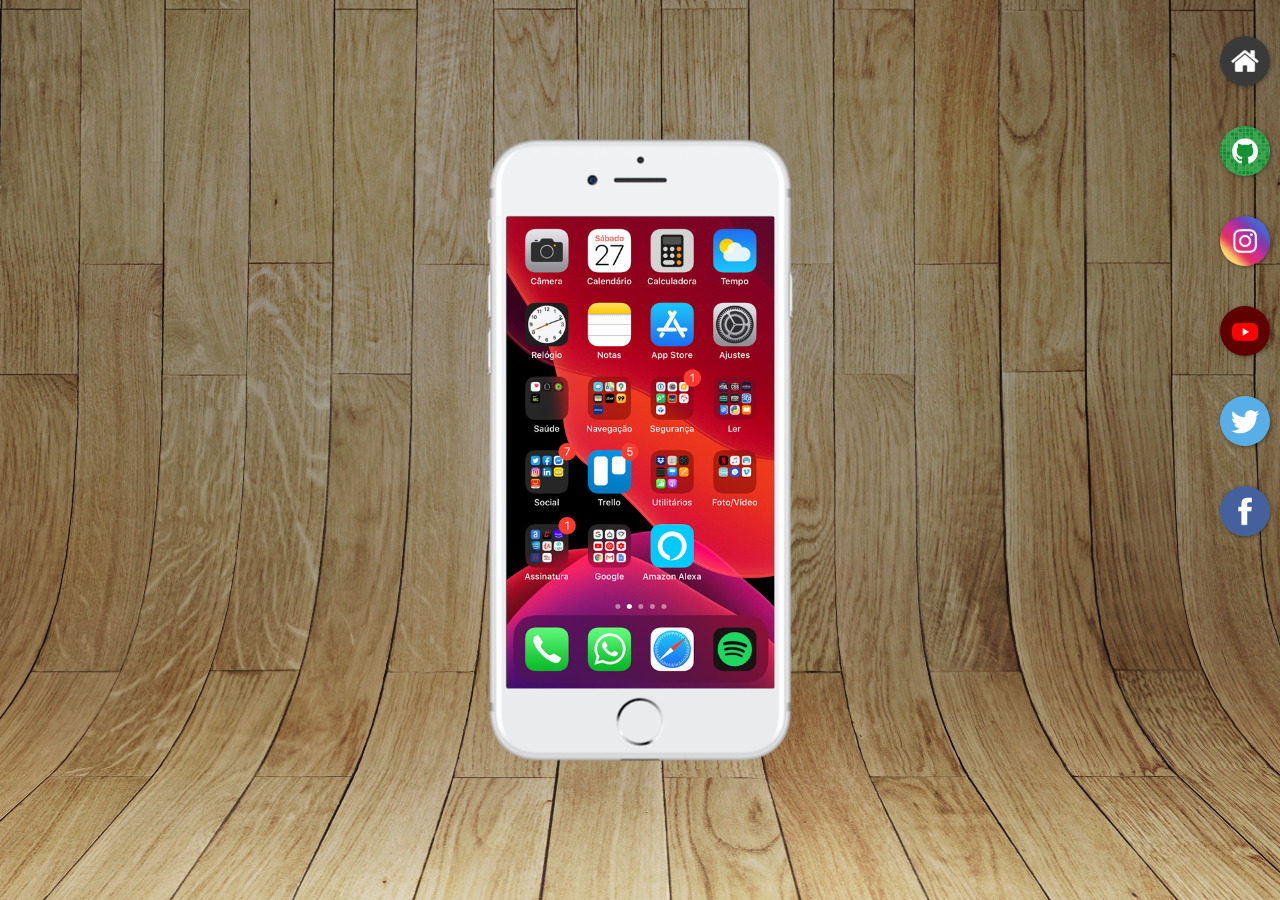
<file: index.html>
<!DOCTYPE html>
<html lang="pt-br">
<head>
    <meta charset="UTF-8">
    <meta name="viewport" content="width=device-width, initial-scale=1.0">
    <link rel="shortcut icon" href="imagens/favicon.ico" type="image/x-icon">
    <link rel="stylesheet" href="estilos/style.css">
    <title>projeto redes sociais</title>
</head>
<body>
    <main>
        <section id="phone">
            <iframe src="telas/home.html" id="screen" name="quadro" ></iframe>
        </section>
        <section id="social">
            <a href="telas/home.html" target="quadro"> 
                <img src="imagens/logo-home.jpg" alt="logo homescreen" class="logo">
            </a>
            <a href="telas/github.html" target="quadro">
                <img src="imagens/logo-github.jpg" alt="logo github" class="logo">
            </a>
            <a href="telas/instagram.html" target="quadro">
                <img src="imagens/logo-instagram.jpg" alt="logo instagram" class="logo">
            </a>
            <a href="telas/youtube.html" target="quadro">
                <img src="imagens/logo-youtube.jpg" alt=" logo youtube" class="logo">
            </a>
            <a href="telas/twitter.html" target="quadro">
                <img src="imagens/logo-twitter.jpg" alt="logo twitter" class="logo">
            </a>
            <a href="telas/Facebook.html" target="quadro"> 
                <img src="imagens/logo-facebook.jpg" alt="" class="logo">
            </a>                  
        </section>
    </main>
</body>
</html>
</file>
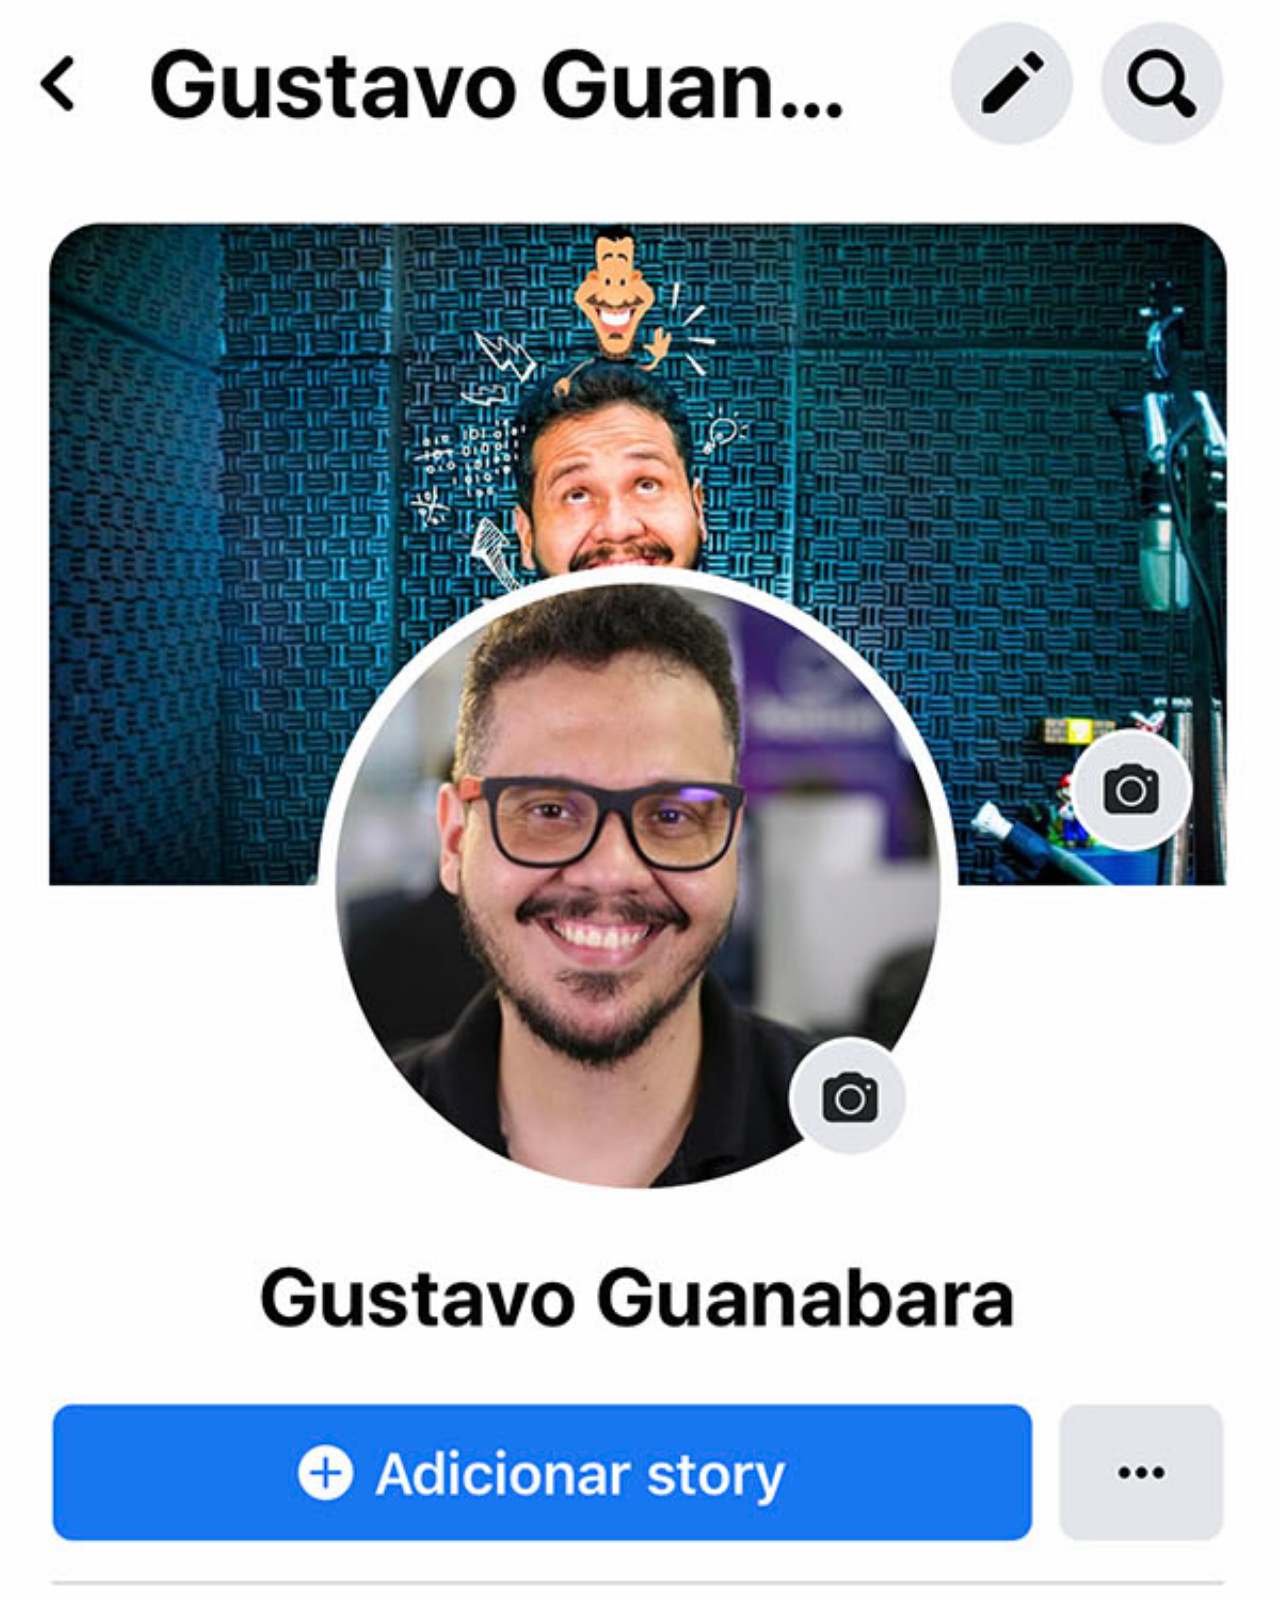
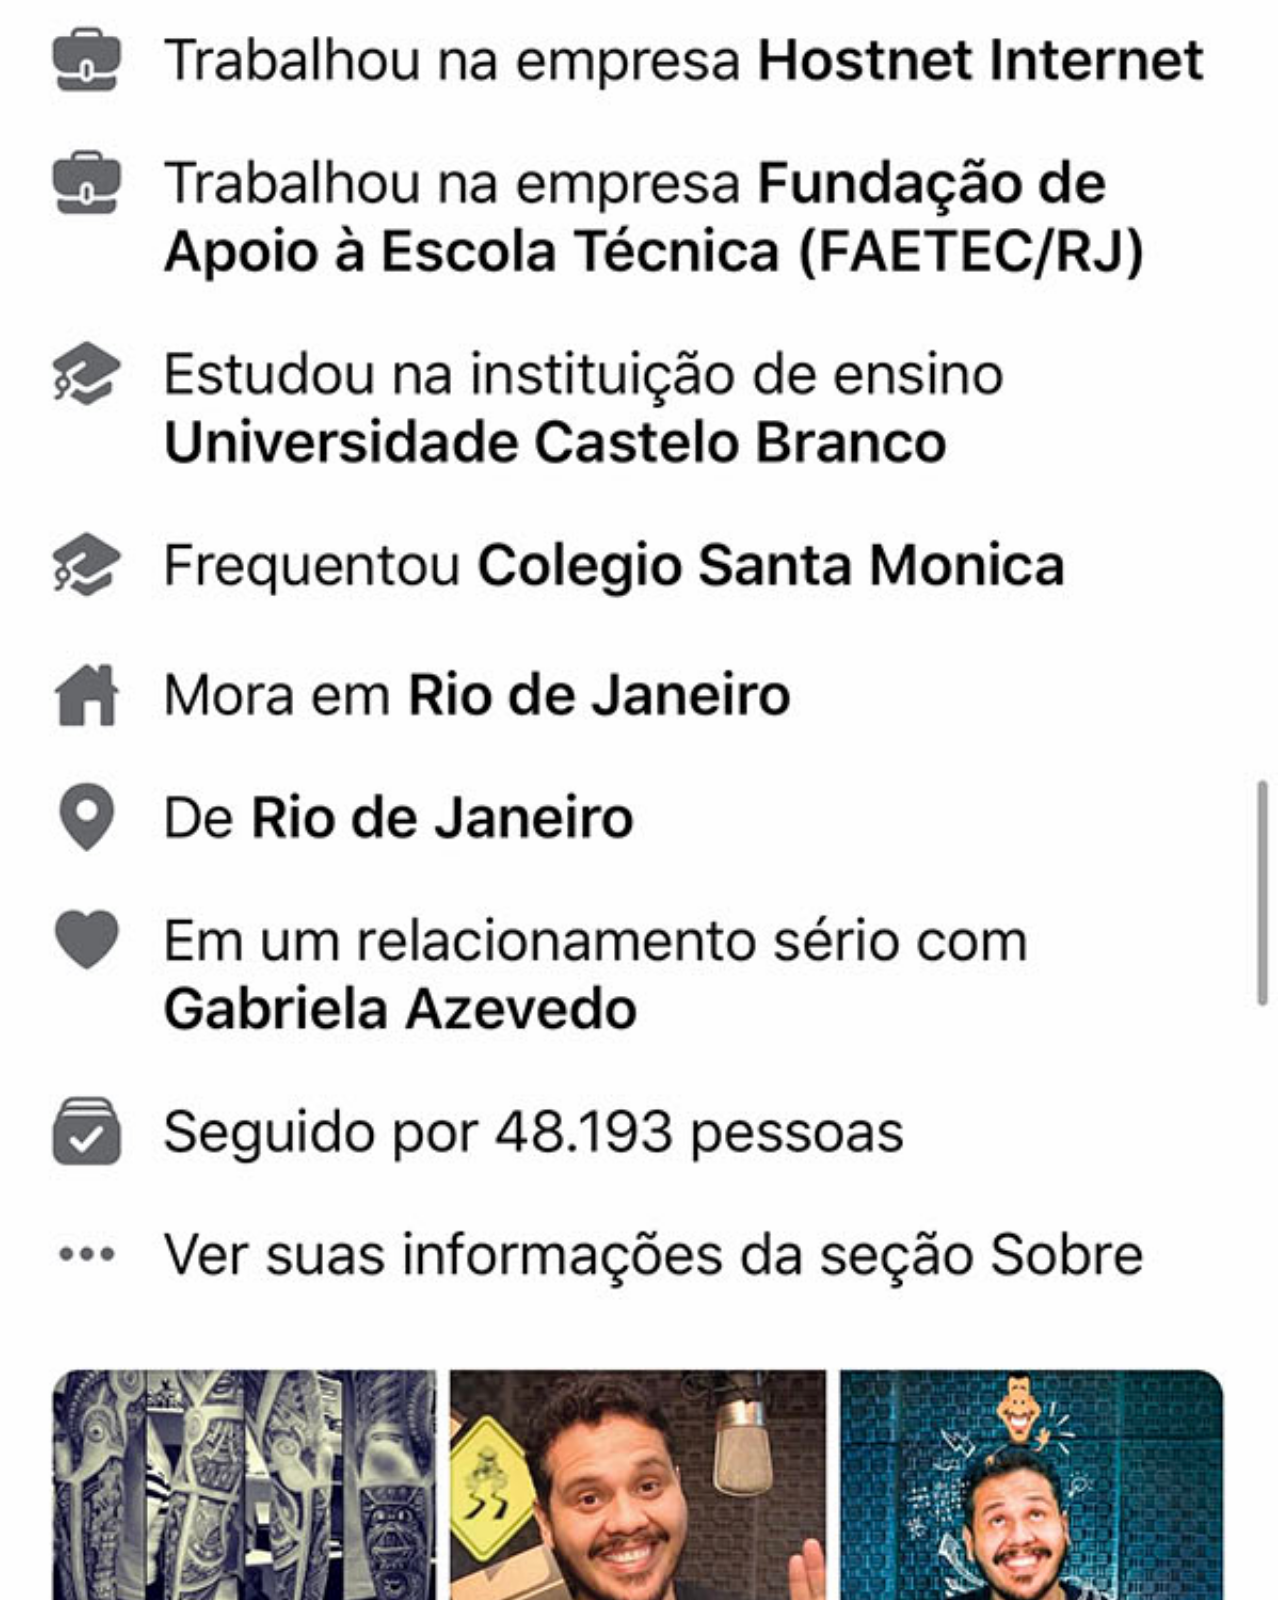
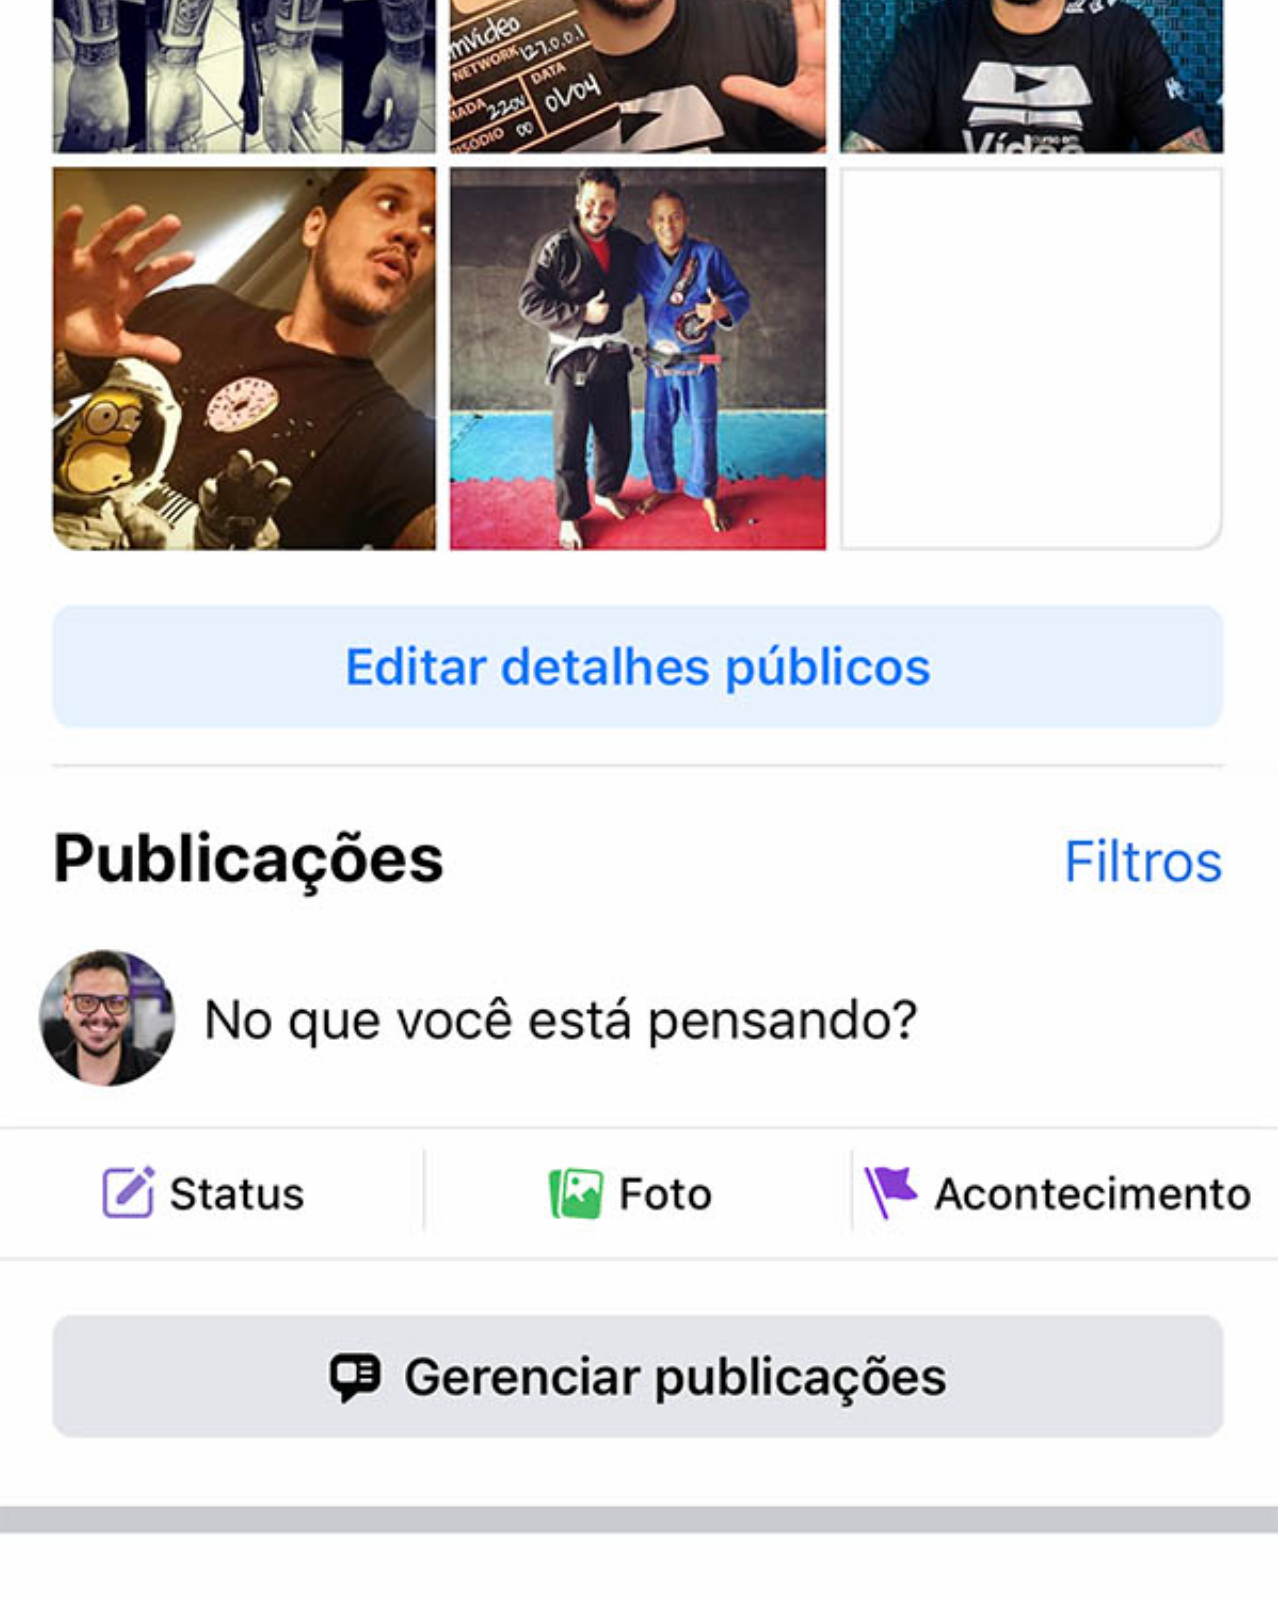
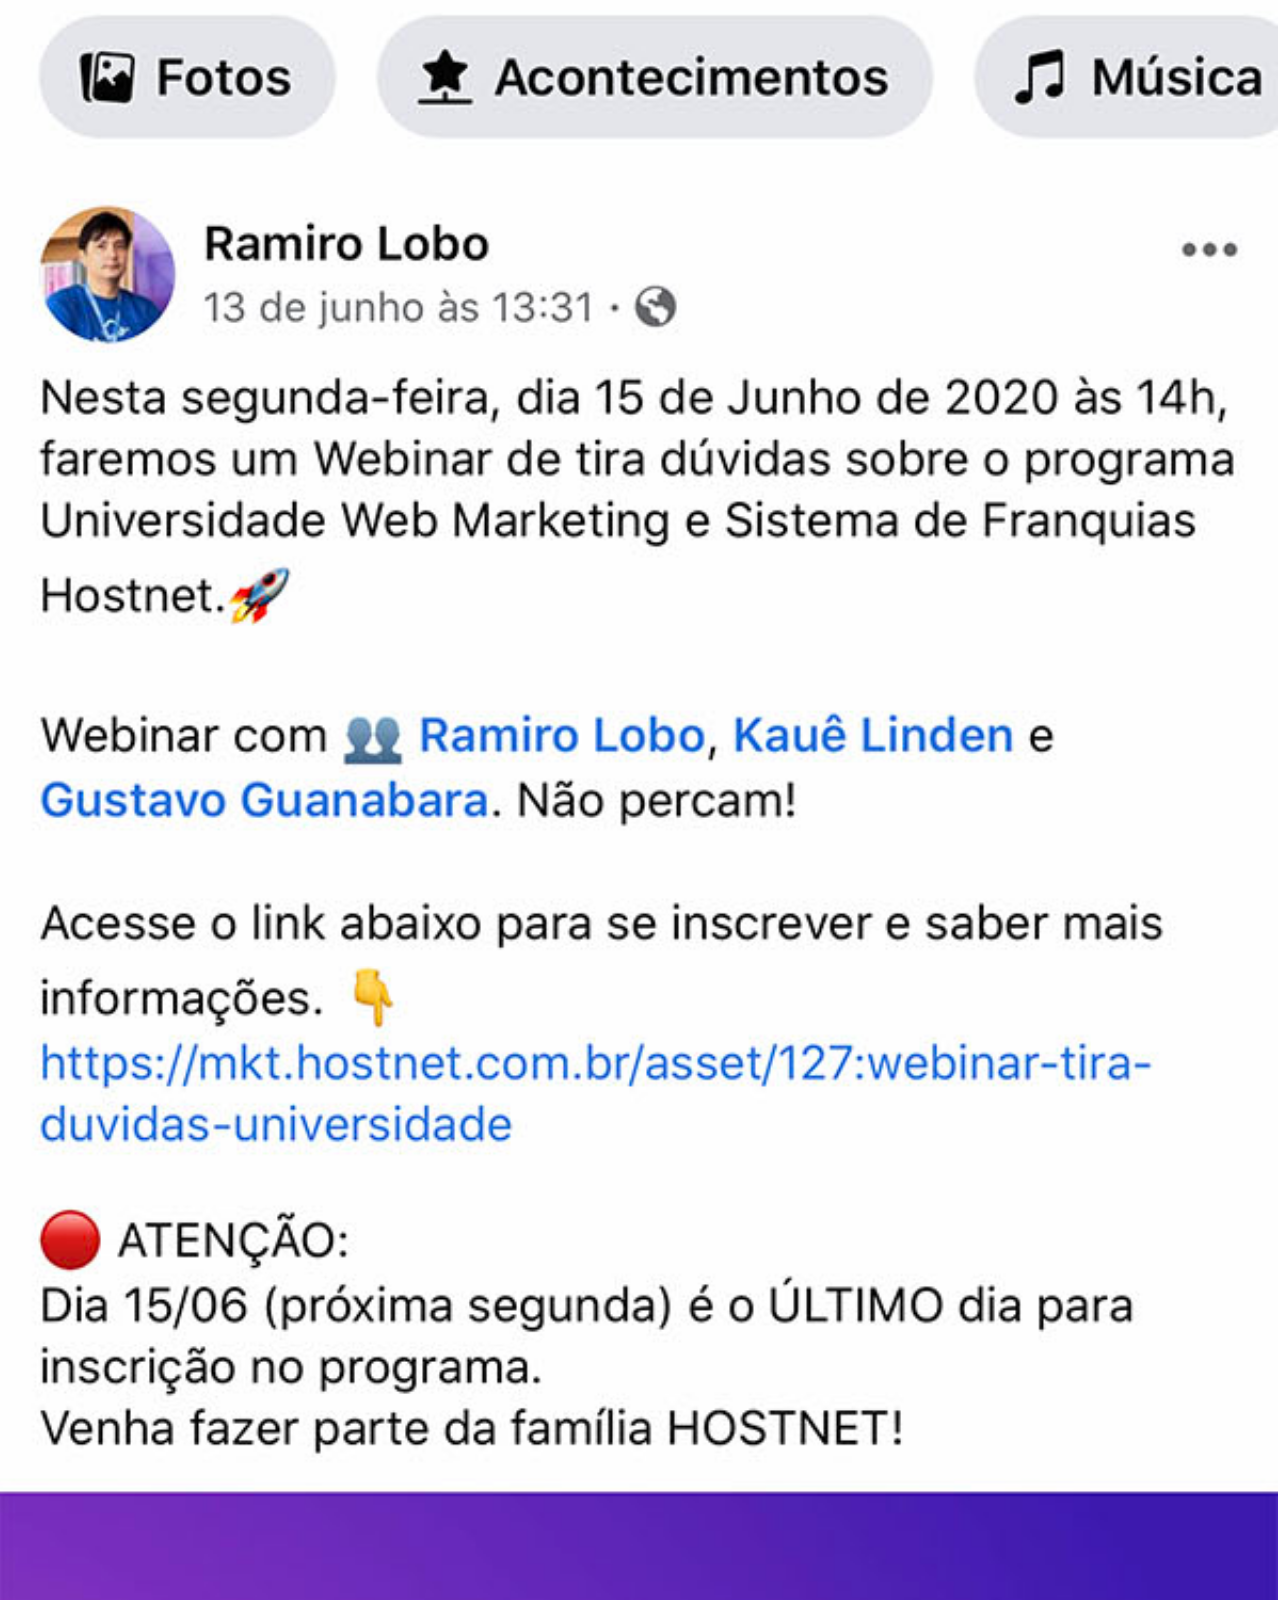
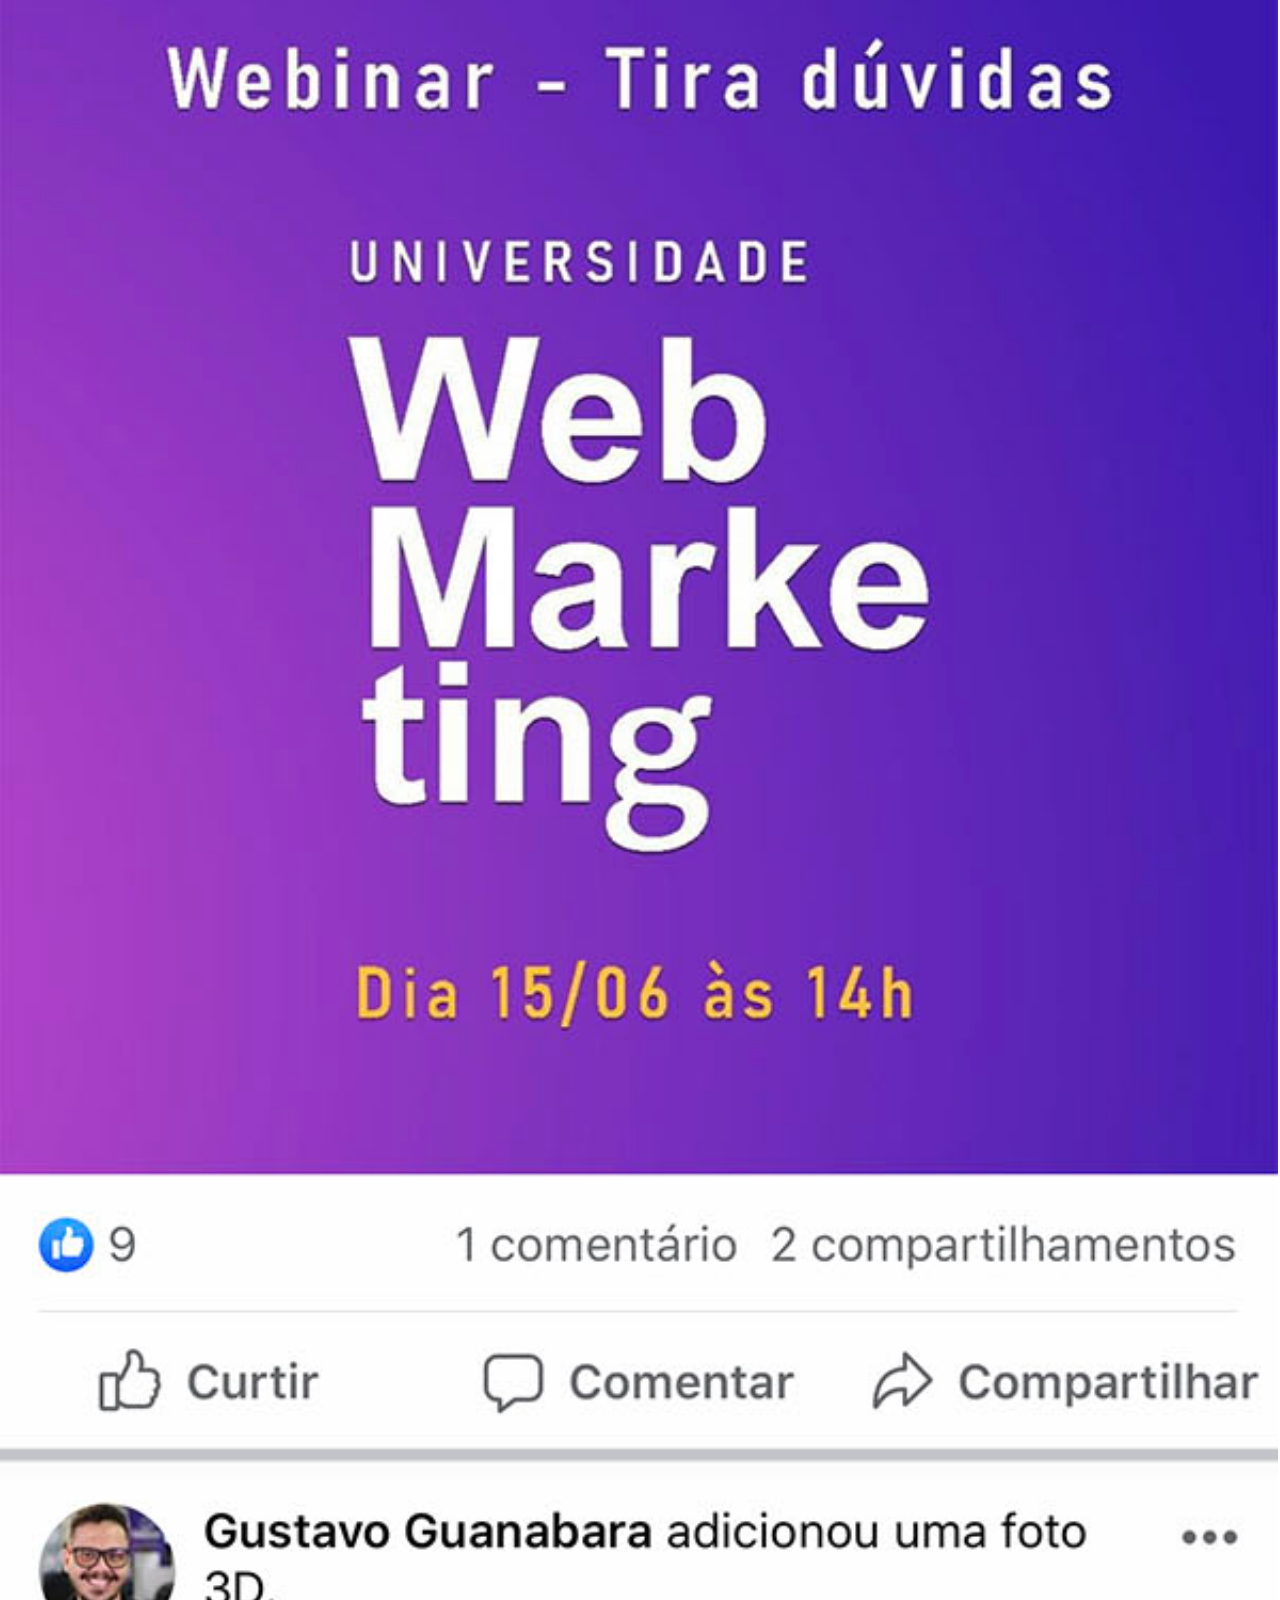
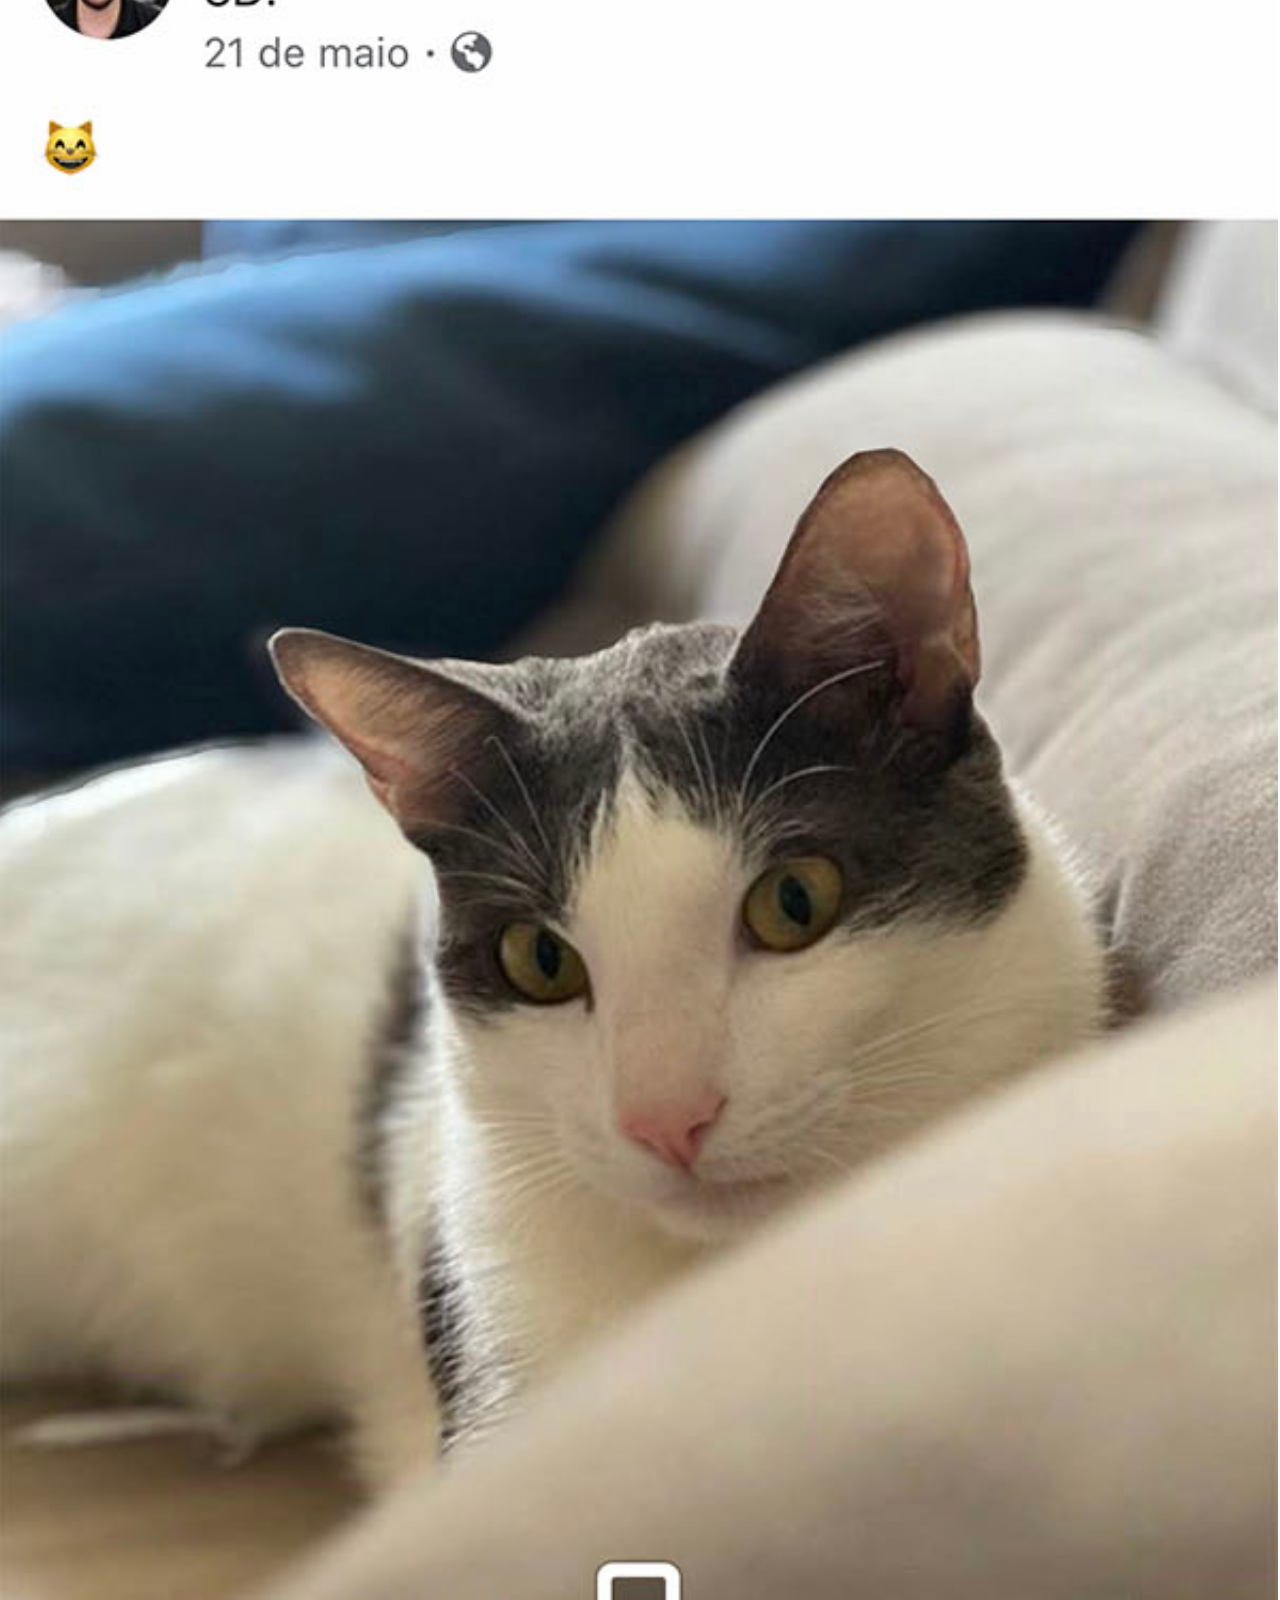
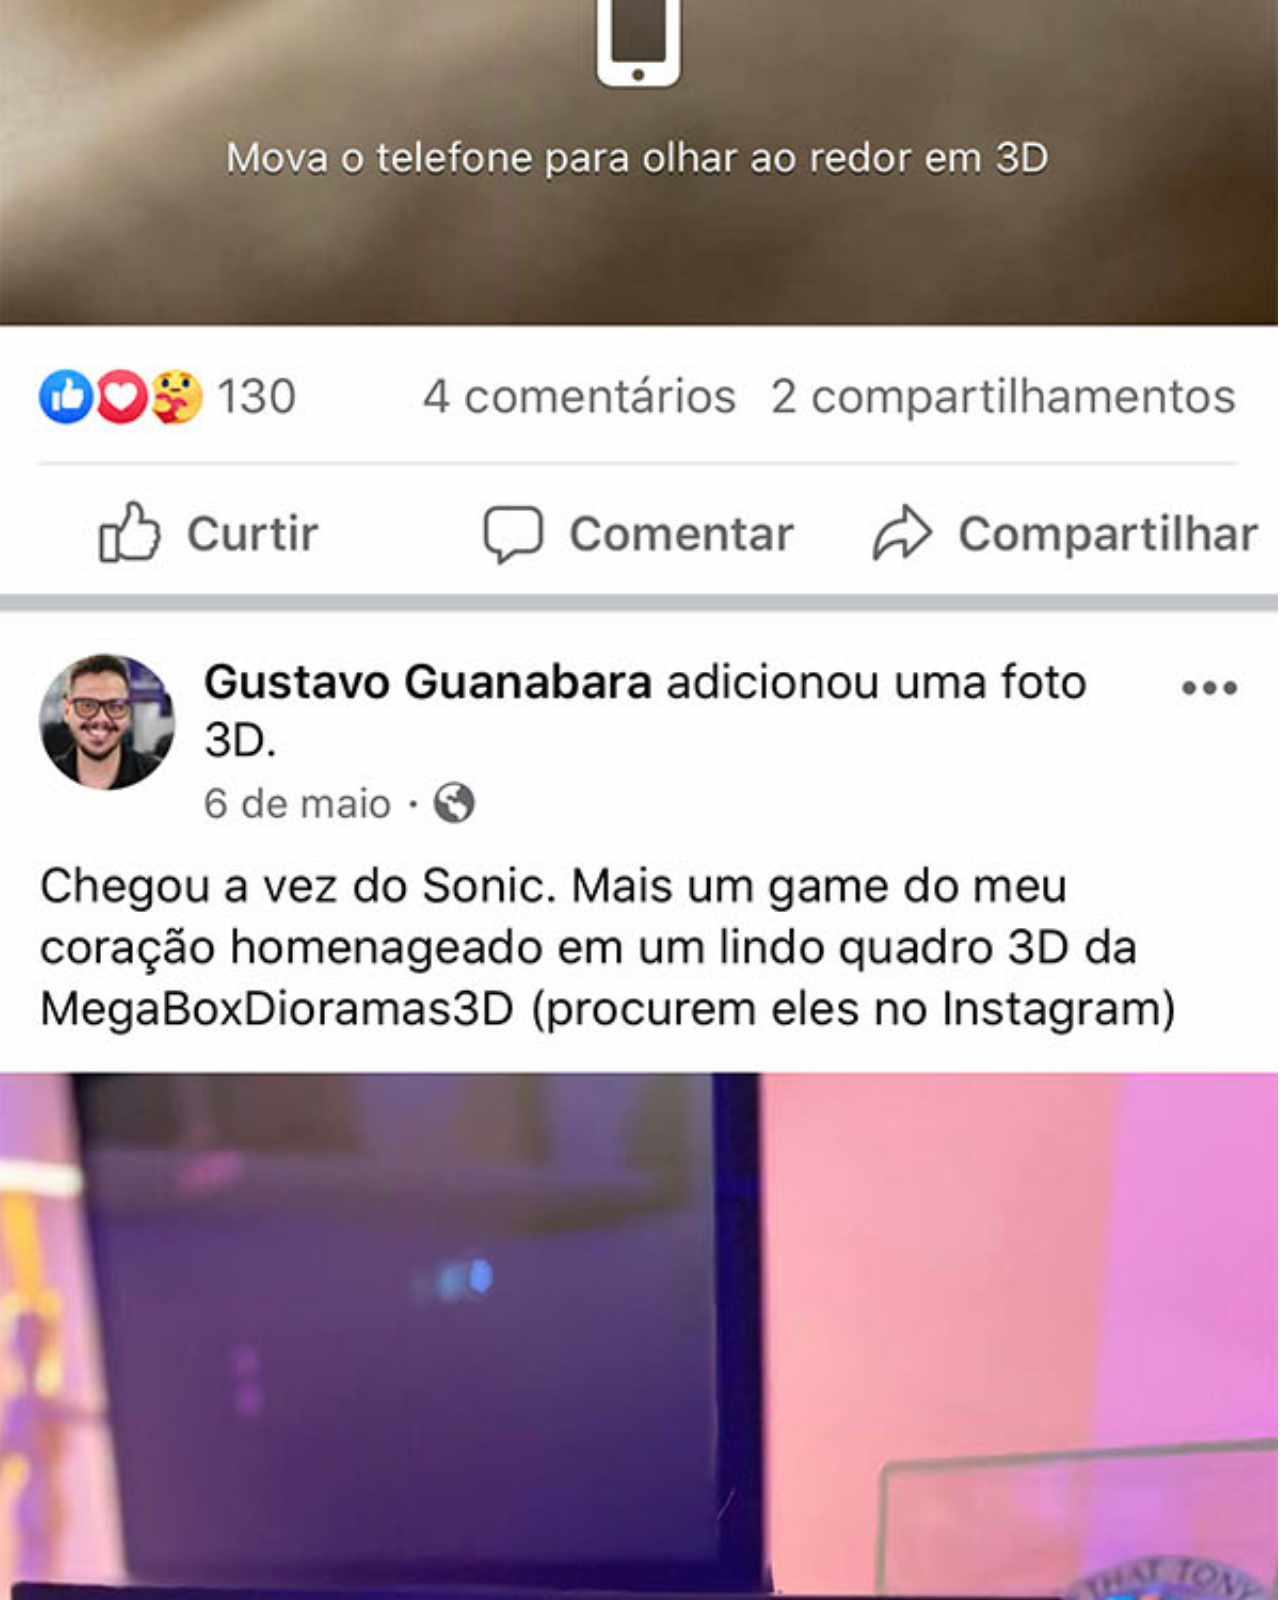
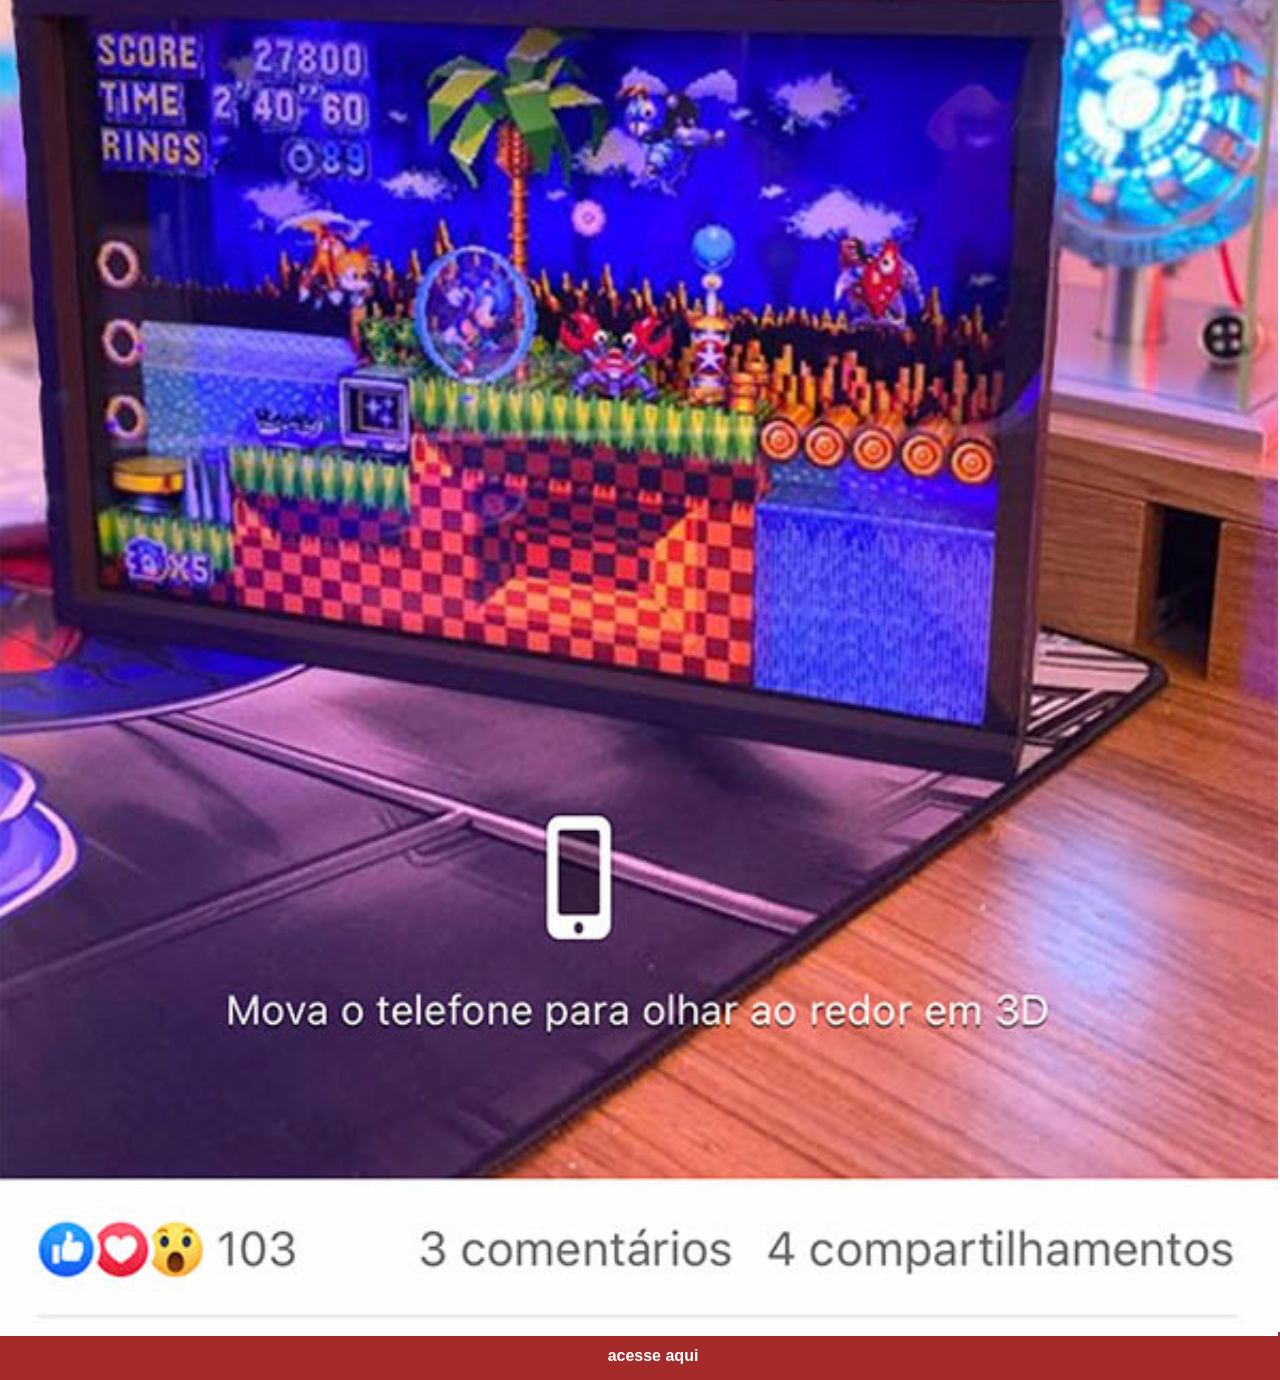
<file: telas/Facebook.html>
<!DOCTYPE html>
<html lang="pt-br">
<head>
    <meta charset="UTF-8">
    <meta name="viewport" content="width=device-width, initial-scale=1.0">
    <link rel="stylesheet" href="../estilos/social.css">
    <title>Document</title>
</head>
<body>
    <img src="../imagens/tela-facebook.jpg" alt="">
    <a href="https://www.facebook.com/CursosEmVideo/?locale=pt_BR" target="_blank"> acesse aqui</a>
</body>
</html>
</file>
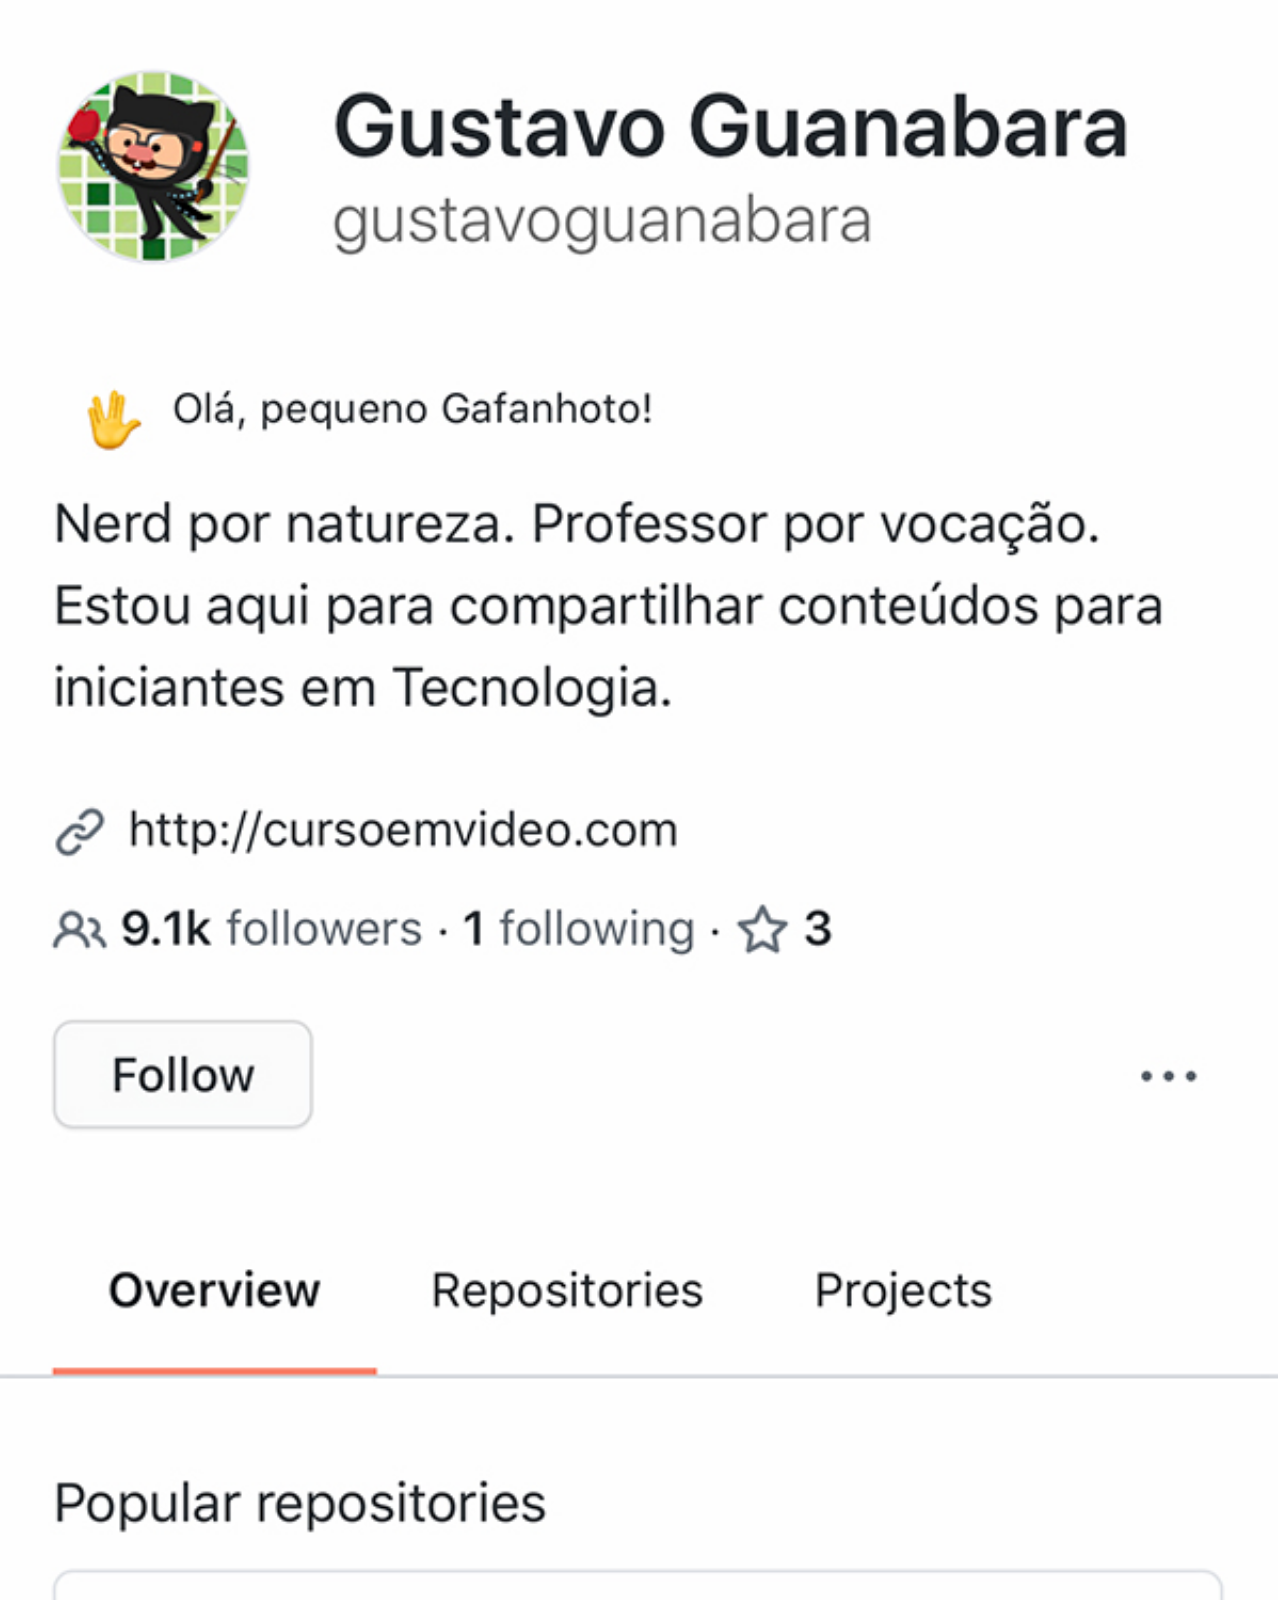
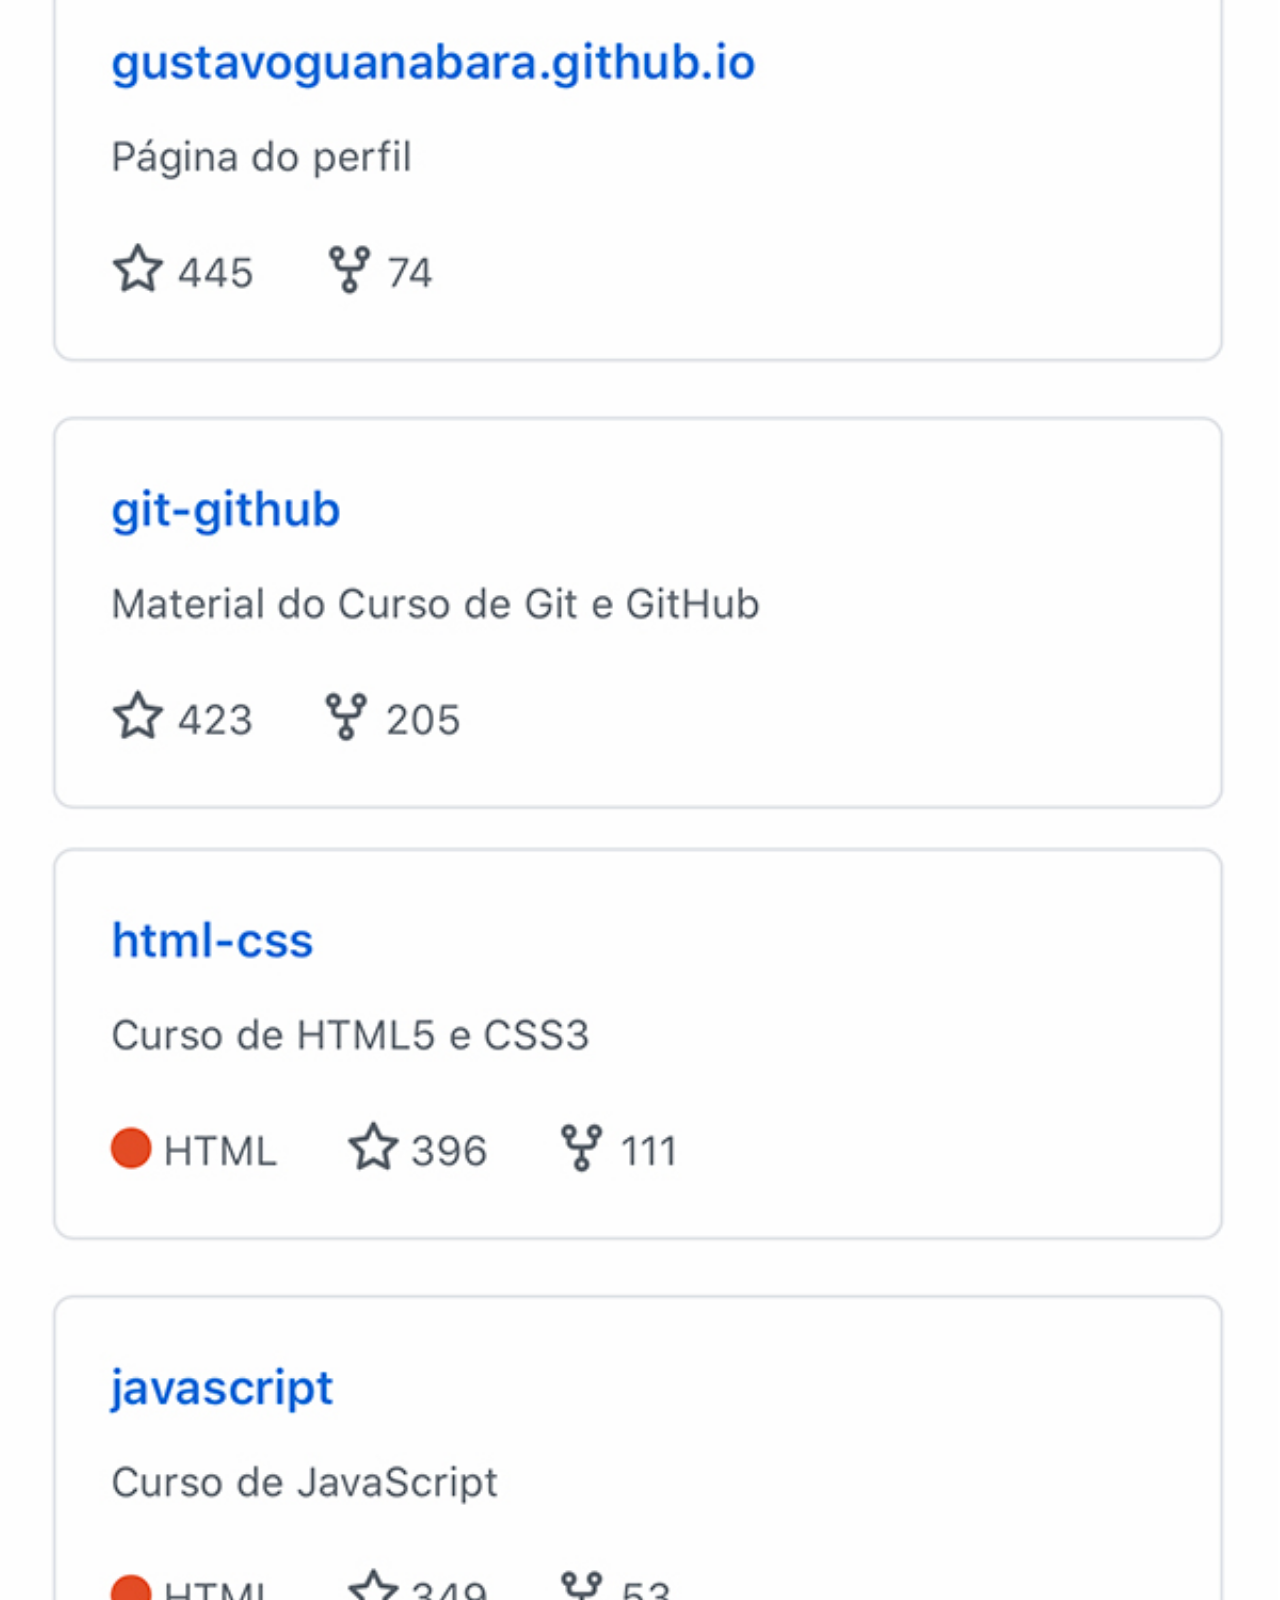
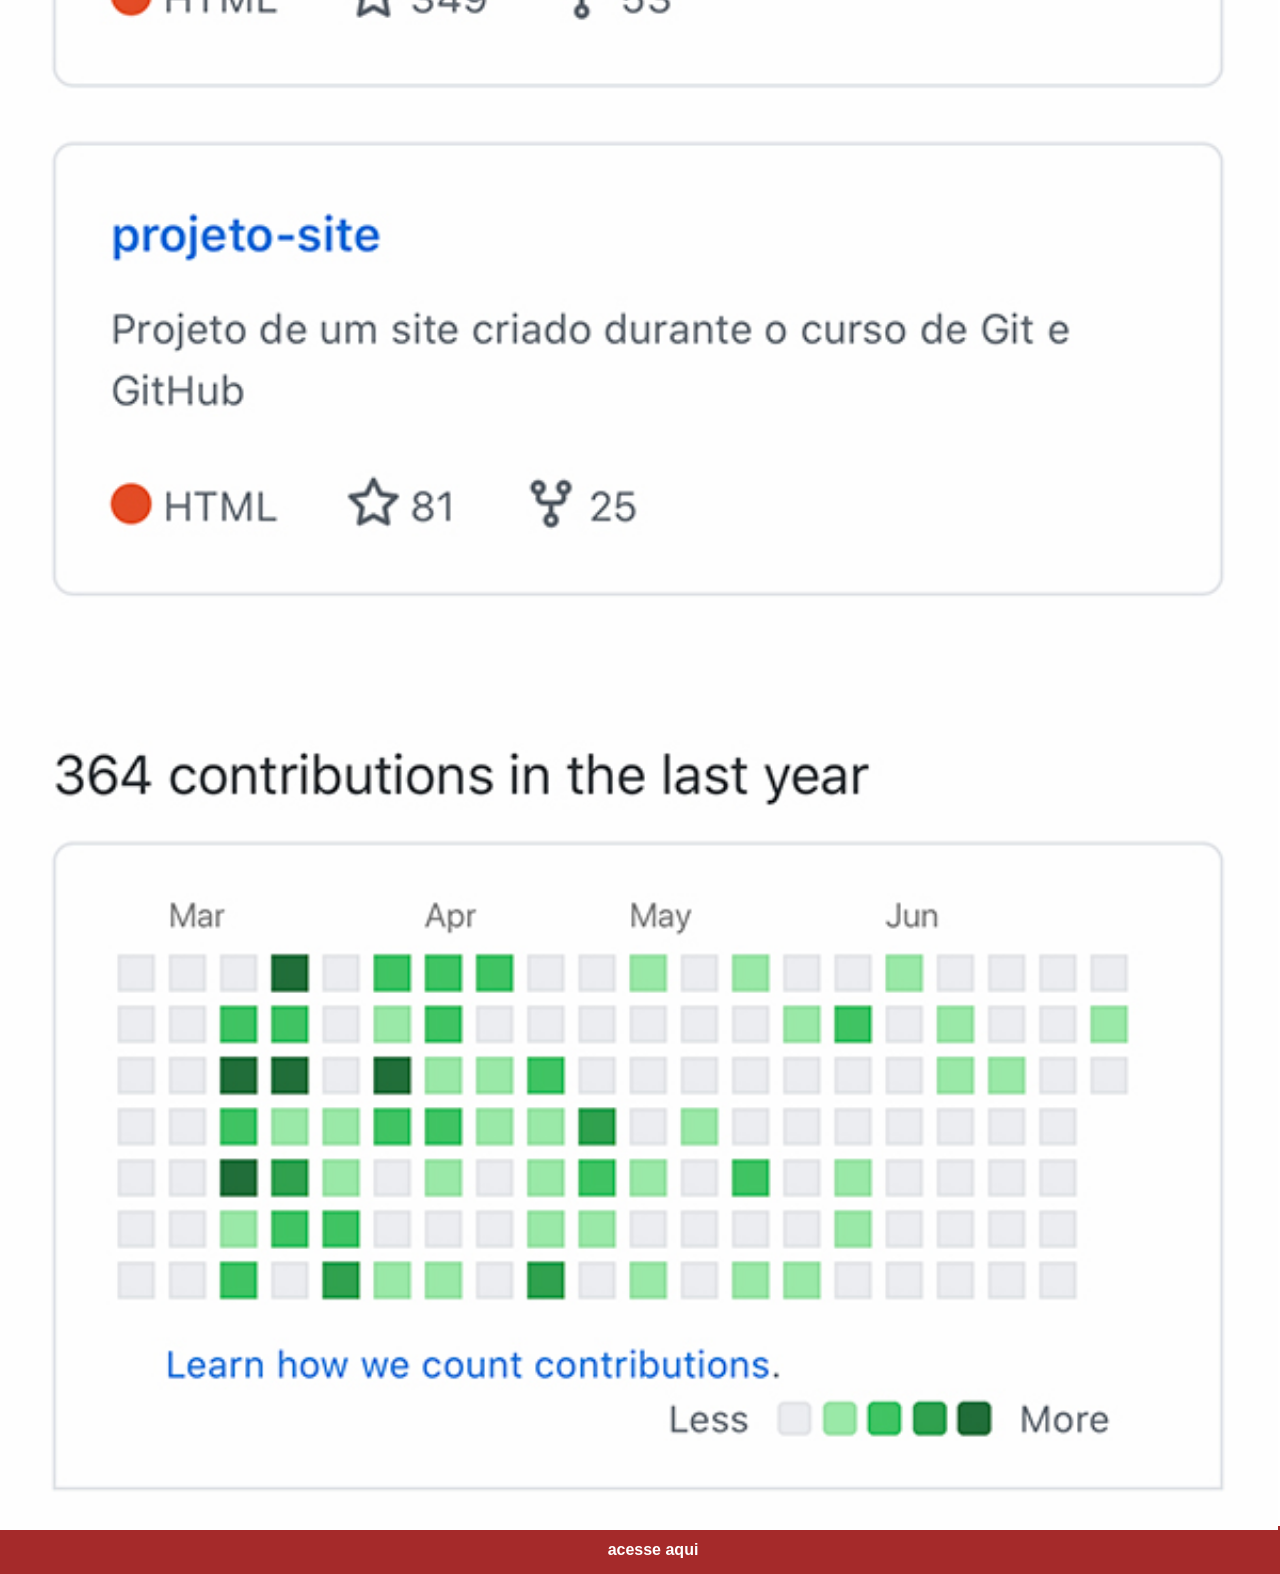
<file: telas/github.html>
<!DOCTYPE html>
<html lang="pt-br">
<head>
    <meta charset="UTF-8">
    <meta name="viewport" content="width=device-width, initial-scale=1.0">
    <link rel="stylesheet" href="../estilos/social.css">
    <title>GitHub</title>
</head>
<body>
    <img src="../imagens/tela-github.jpg" alt="">
    <a href="https://github.com/cursoemvideo" target="_blank"> acesse aqui</a>
</body>
</html>
</file>
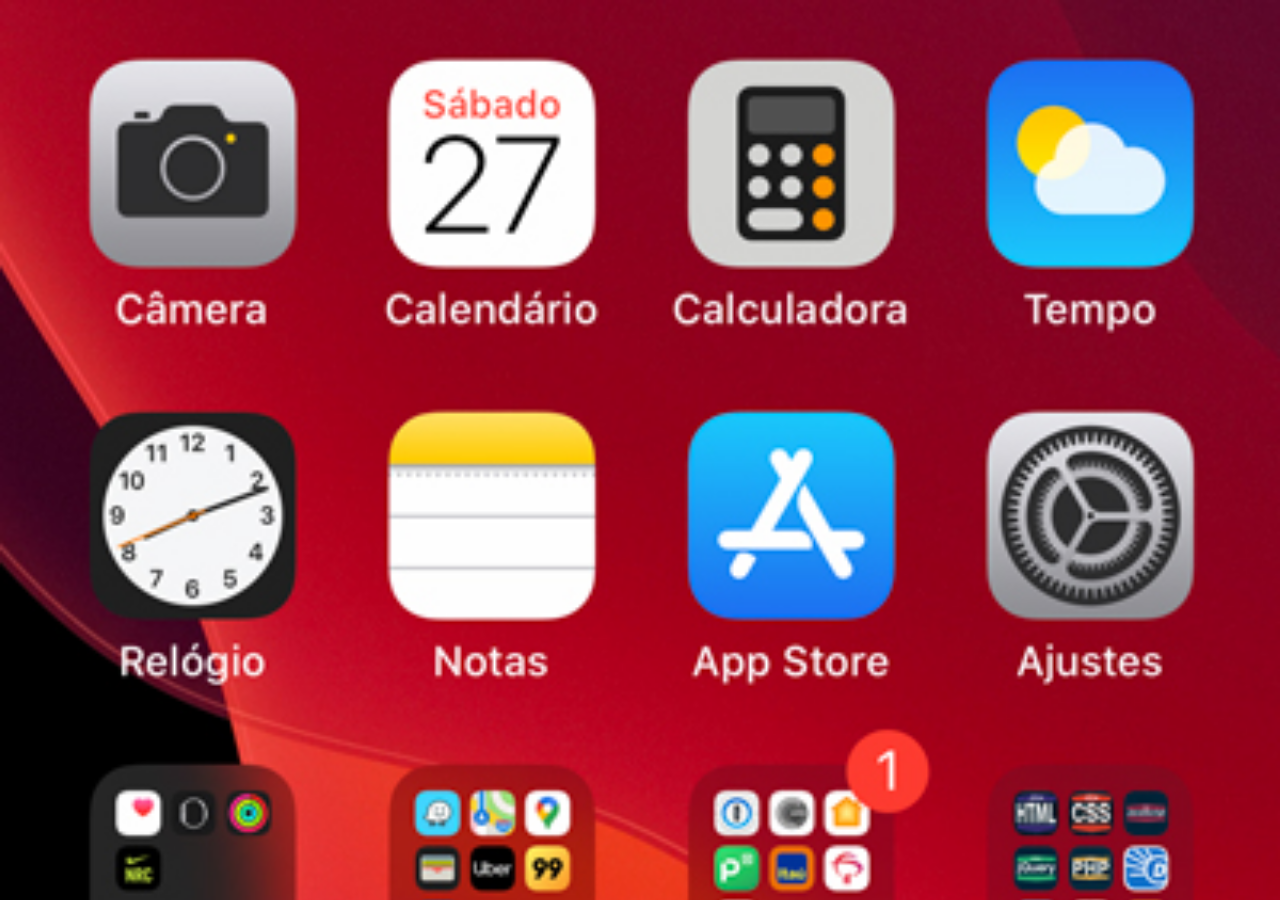
<file: telas/home.html>
<!DOCTYPE html>
<html lang="pt-br">
<head>
    <meta charset="UTF-8">
    <meta name="viewport" content="width=device-width, initial-scale=1.0">
    <title>Home</title>
    <style>

        *{
            margin: 0px;
            padding: 0px;
        }
        body{
            width: 100vw;
            height: 100vh;
            background: url(../imagens/tela-home.jpg) no-repeat top center/cover;
        }
    </style>
</head>
<body>
    
</body>
</html>
</file>
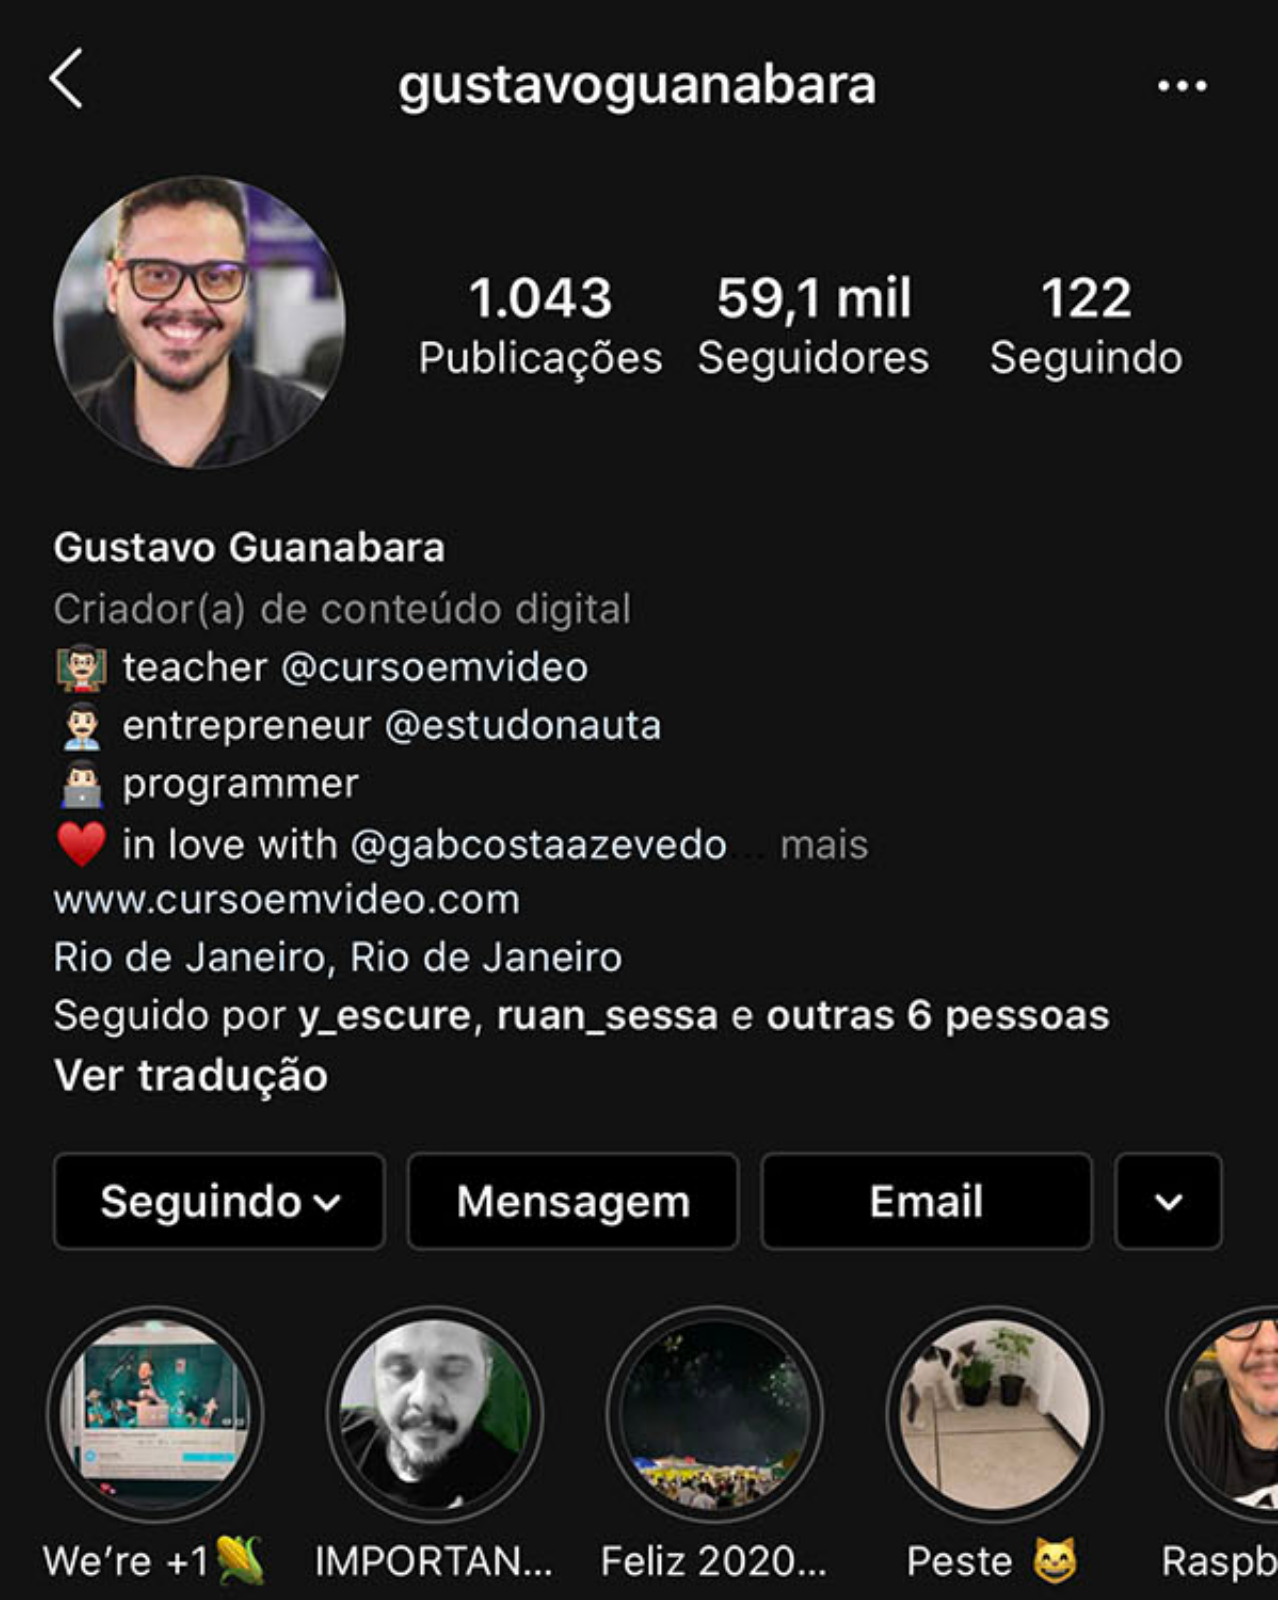
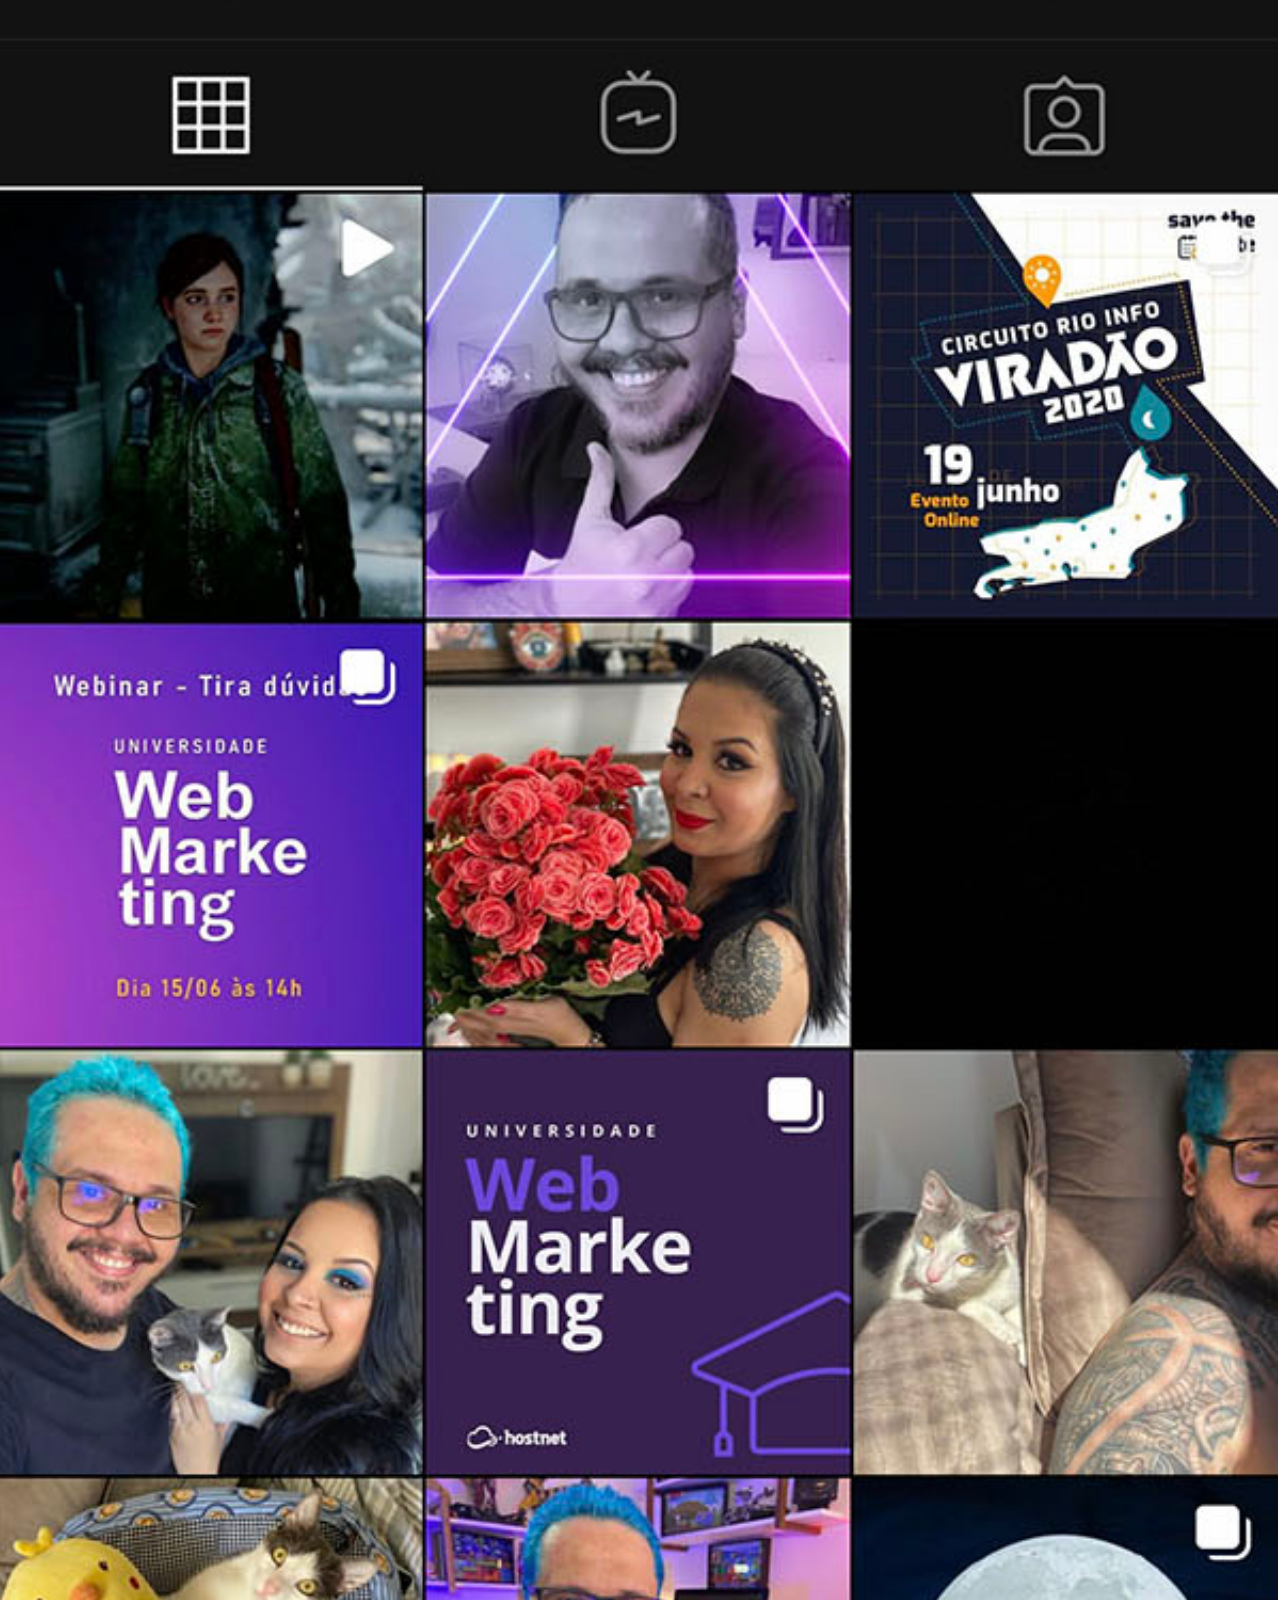
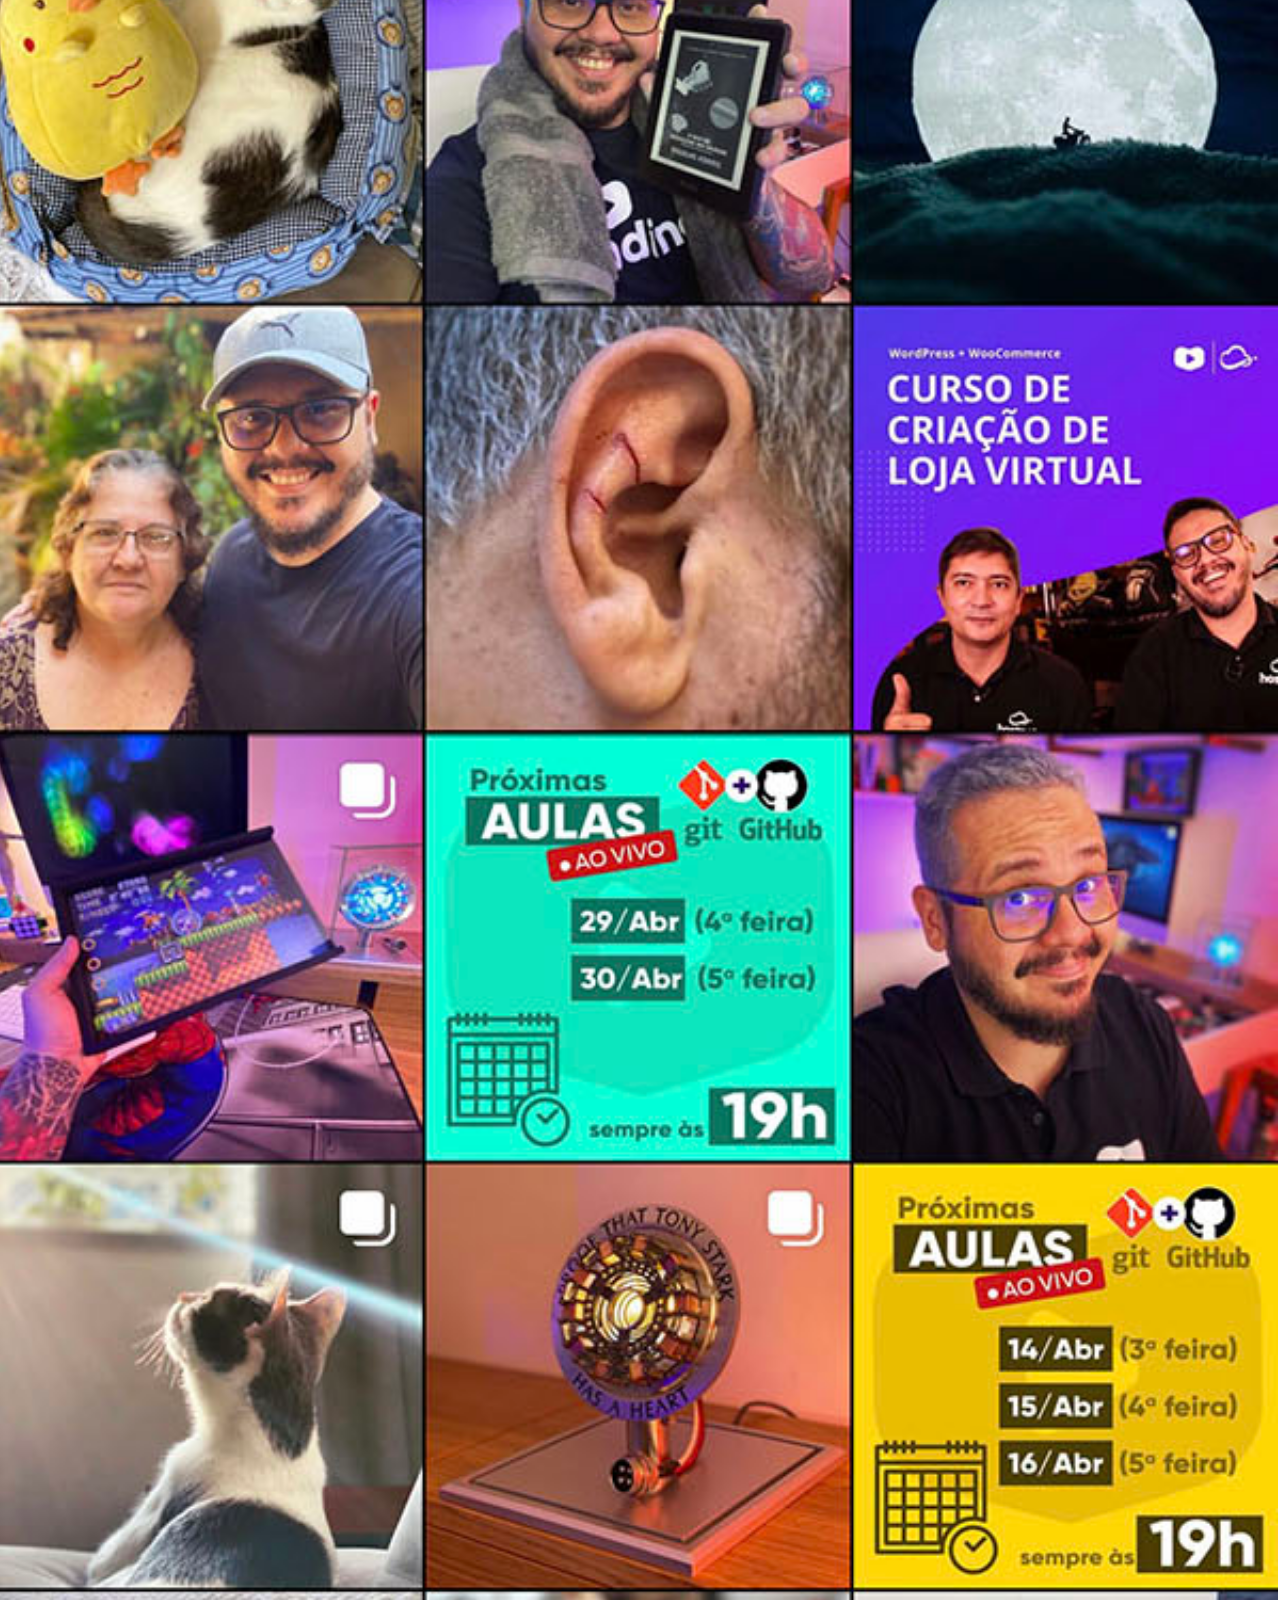
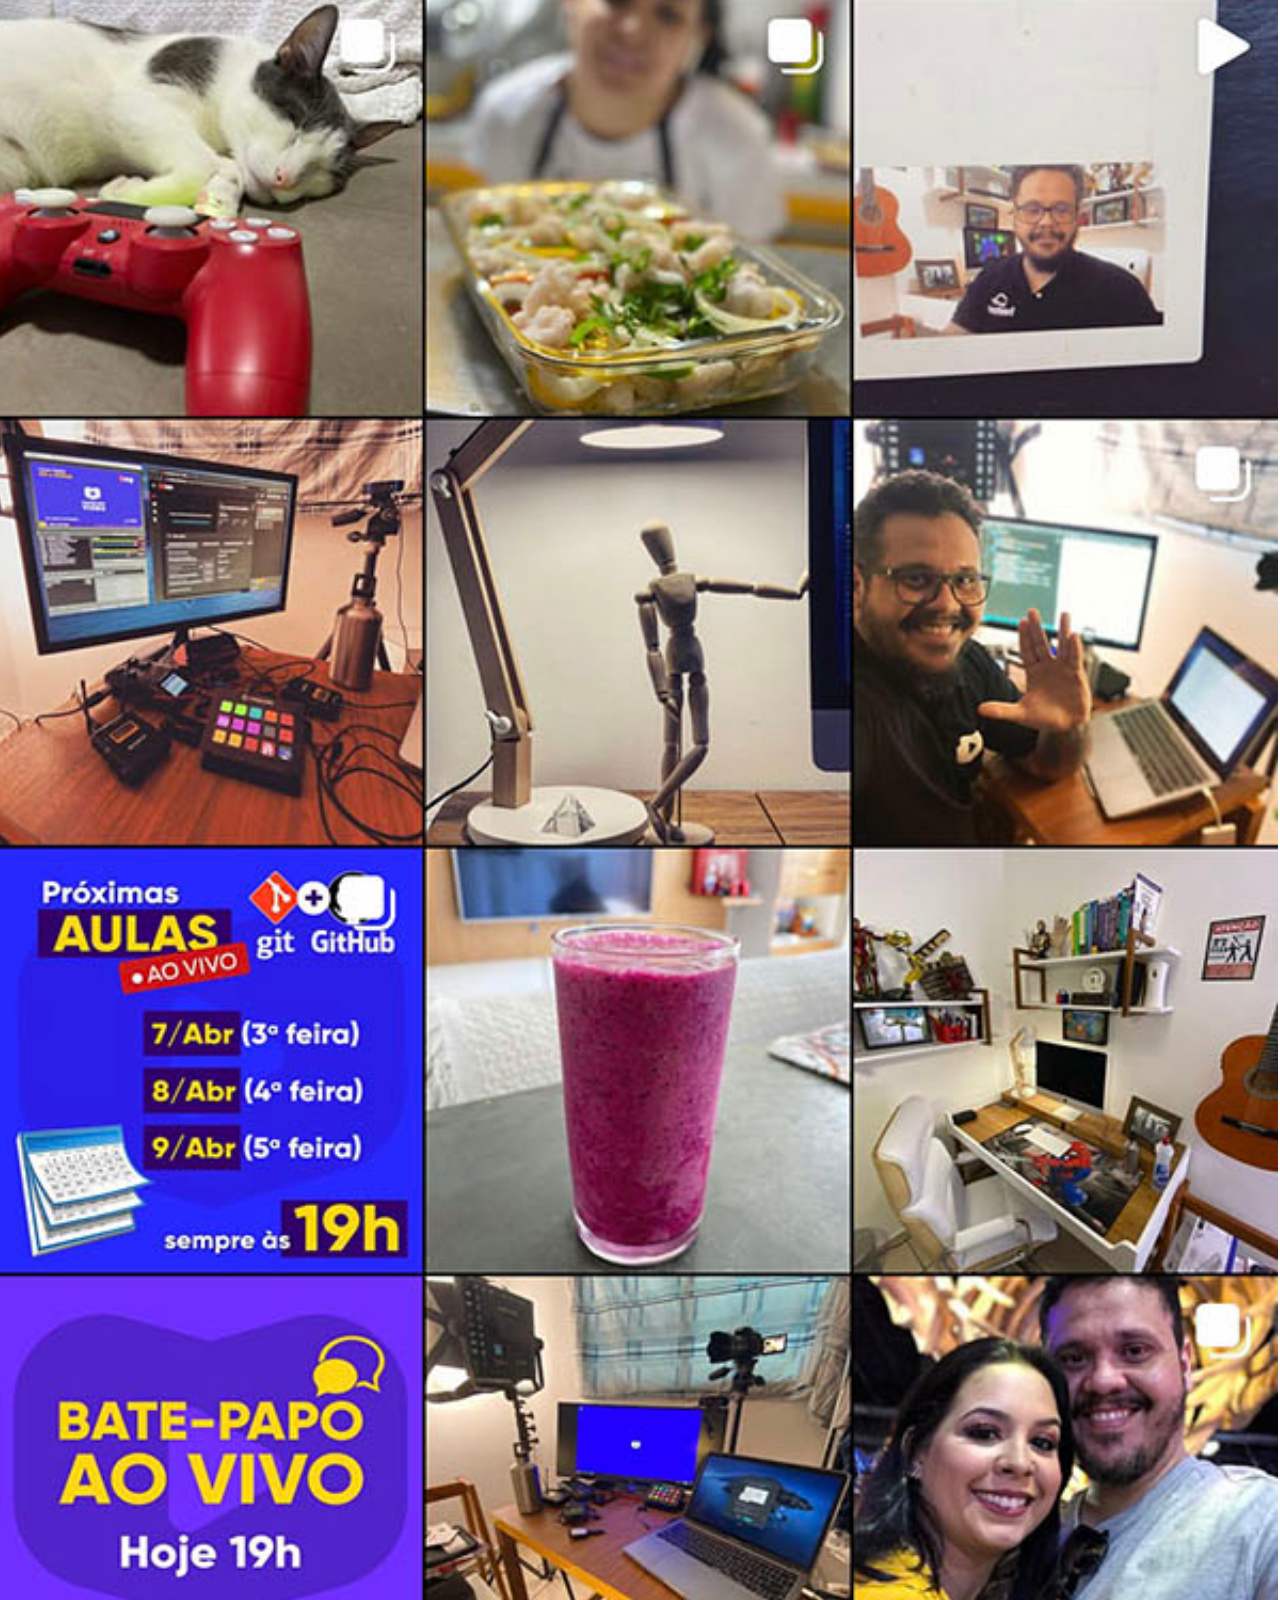
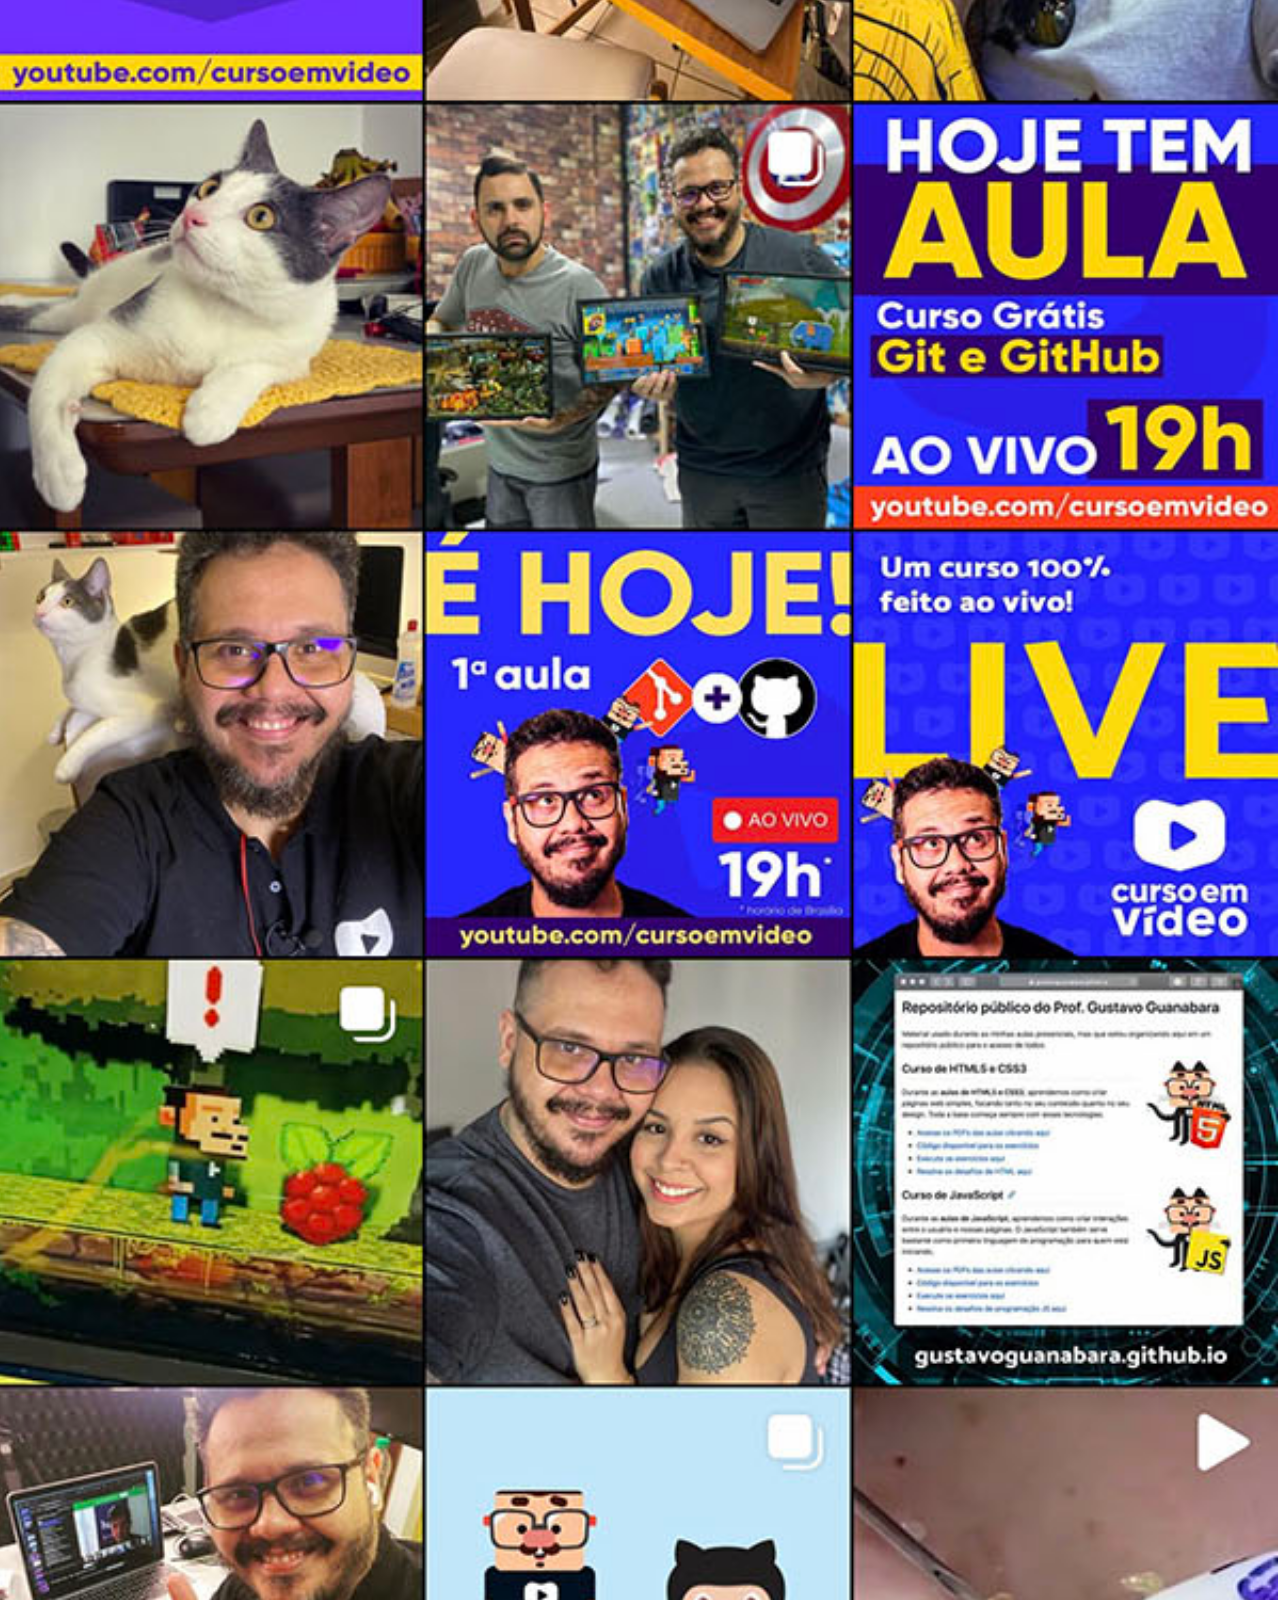
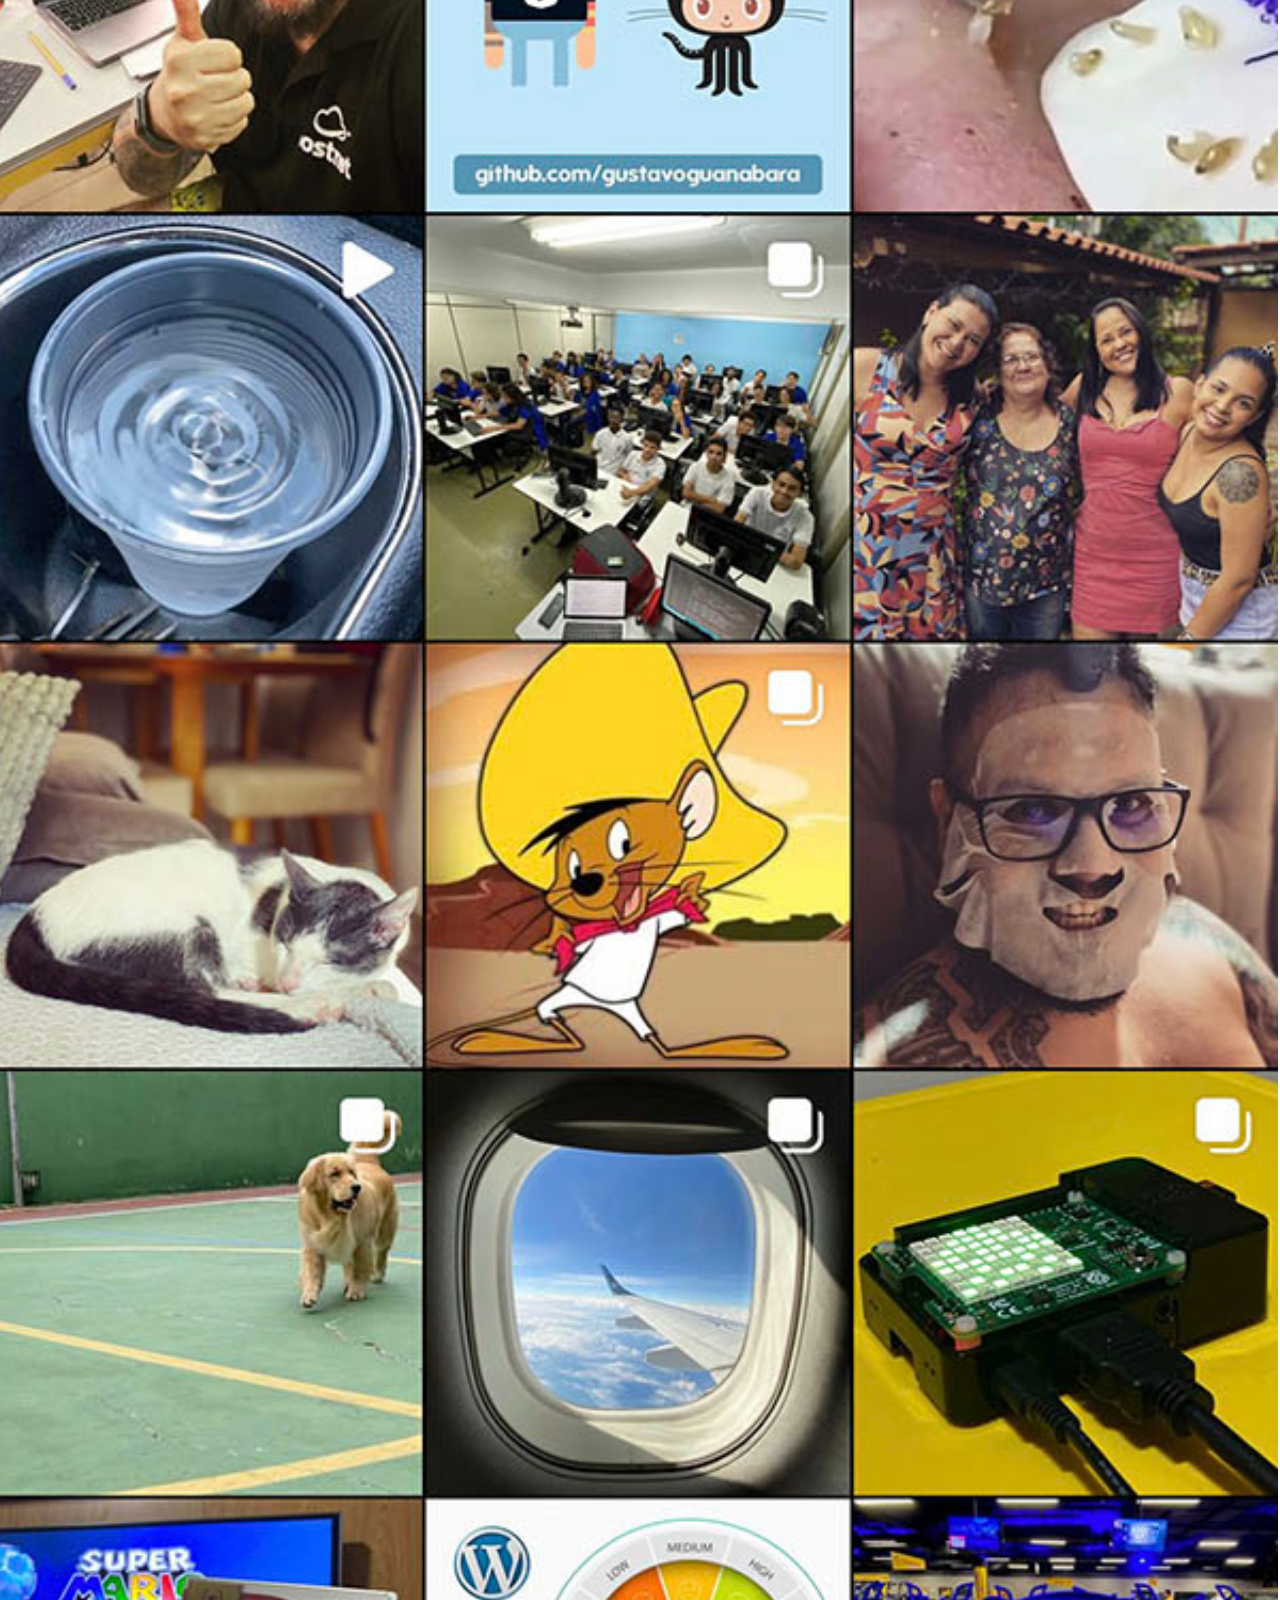
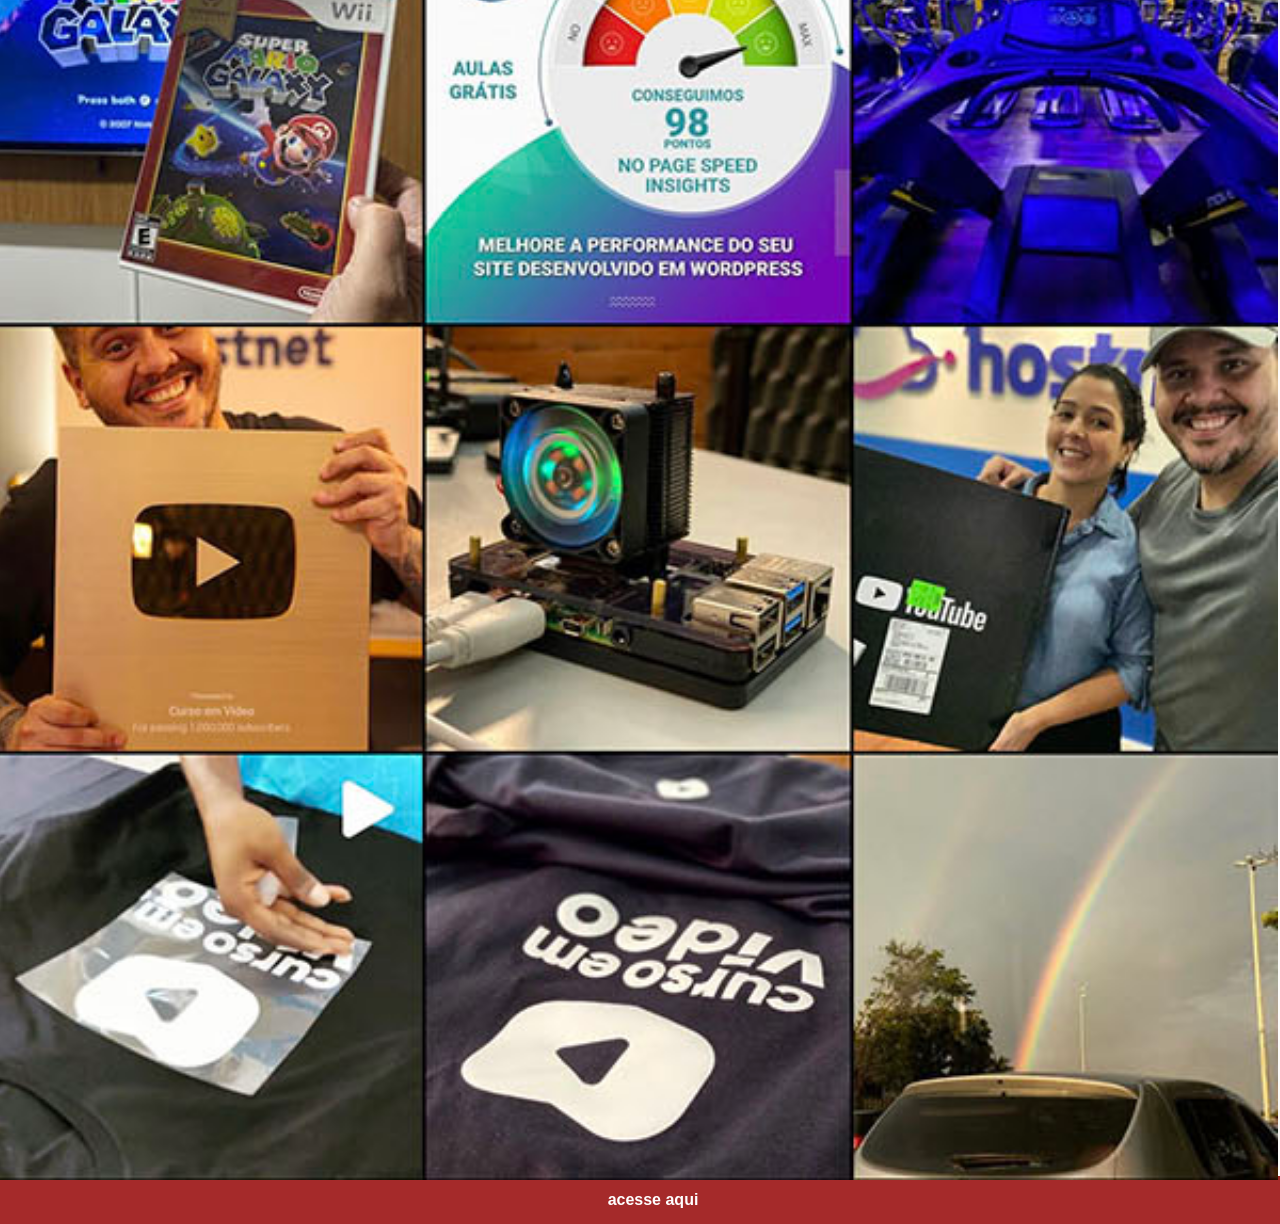
<file: telas/instagram.html>
<!DOCTYPE html>
<html lang="pt-br">
<head>
    <meta charset="UTF-8">
    <meta name="viewport" content="width=device-width, initial-scale=1.0">
    <link rel="stylesheet" href="../estilos/social.css">
    <title>Instagram</title>
</head>
<body>
    <img src="../imagens/tela-instagram.jpg" alt="">
    <a href="https://www.instagram.com/cursoemvideo/" target="_blank"> acesse aqui</a>
</body>
</html>
</file>
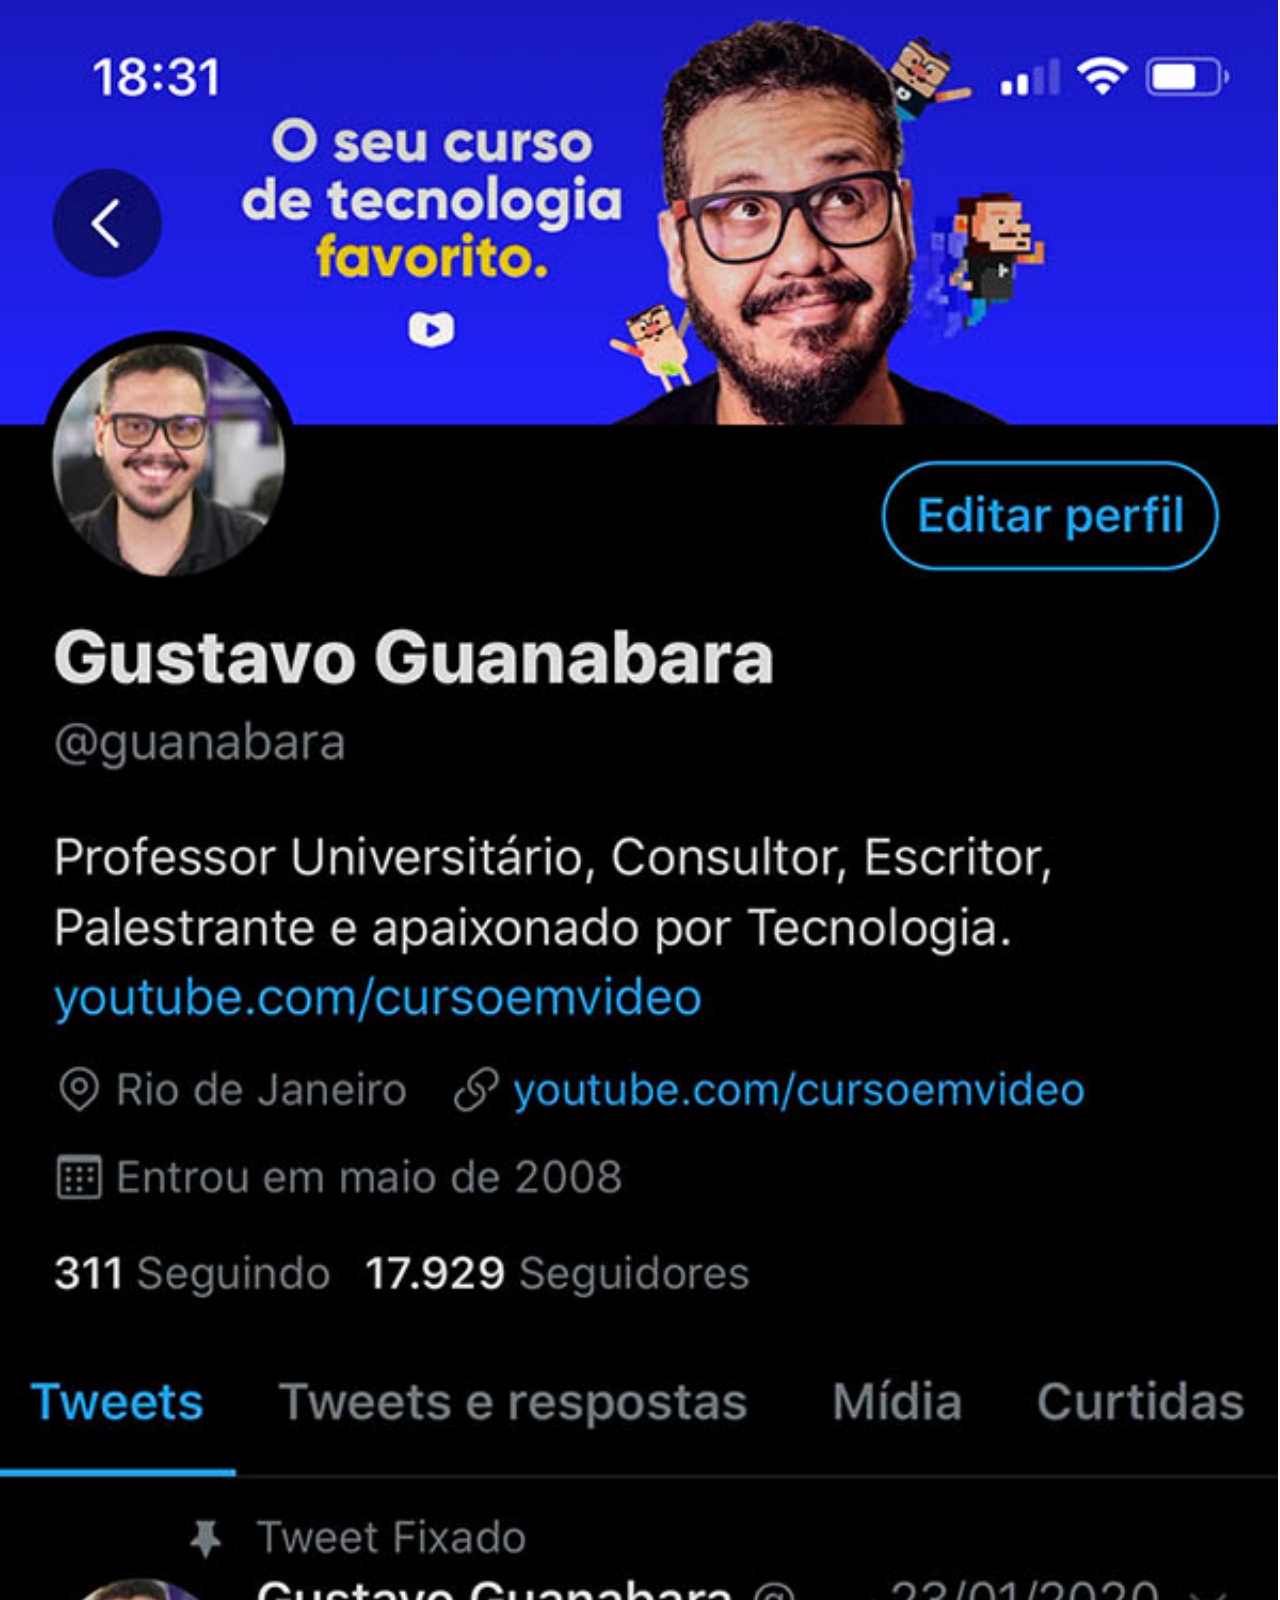
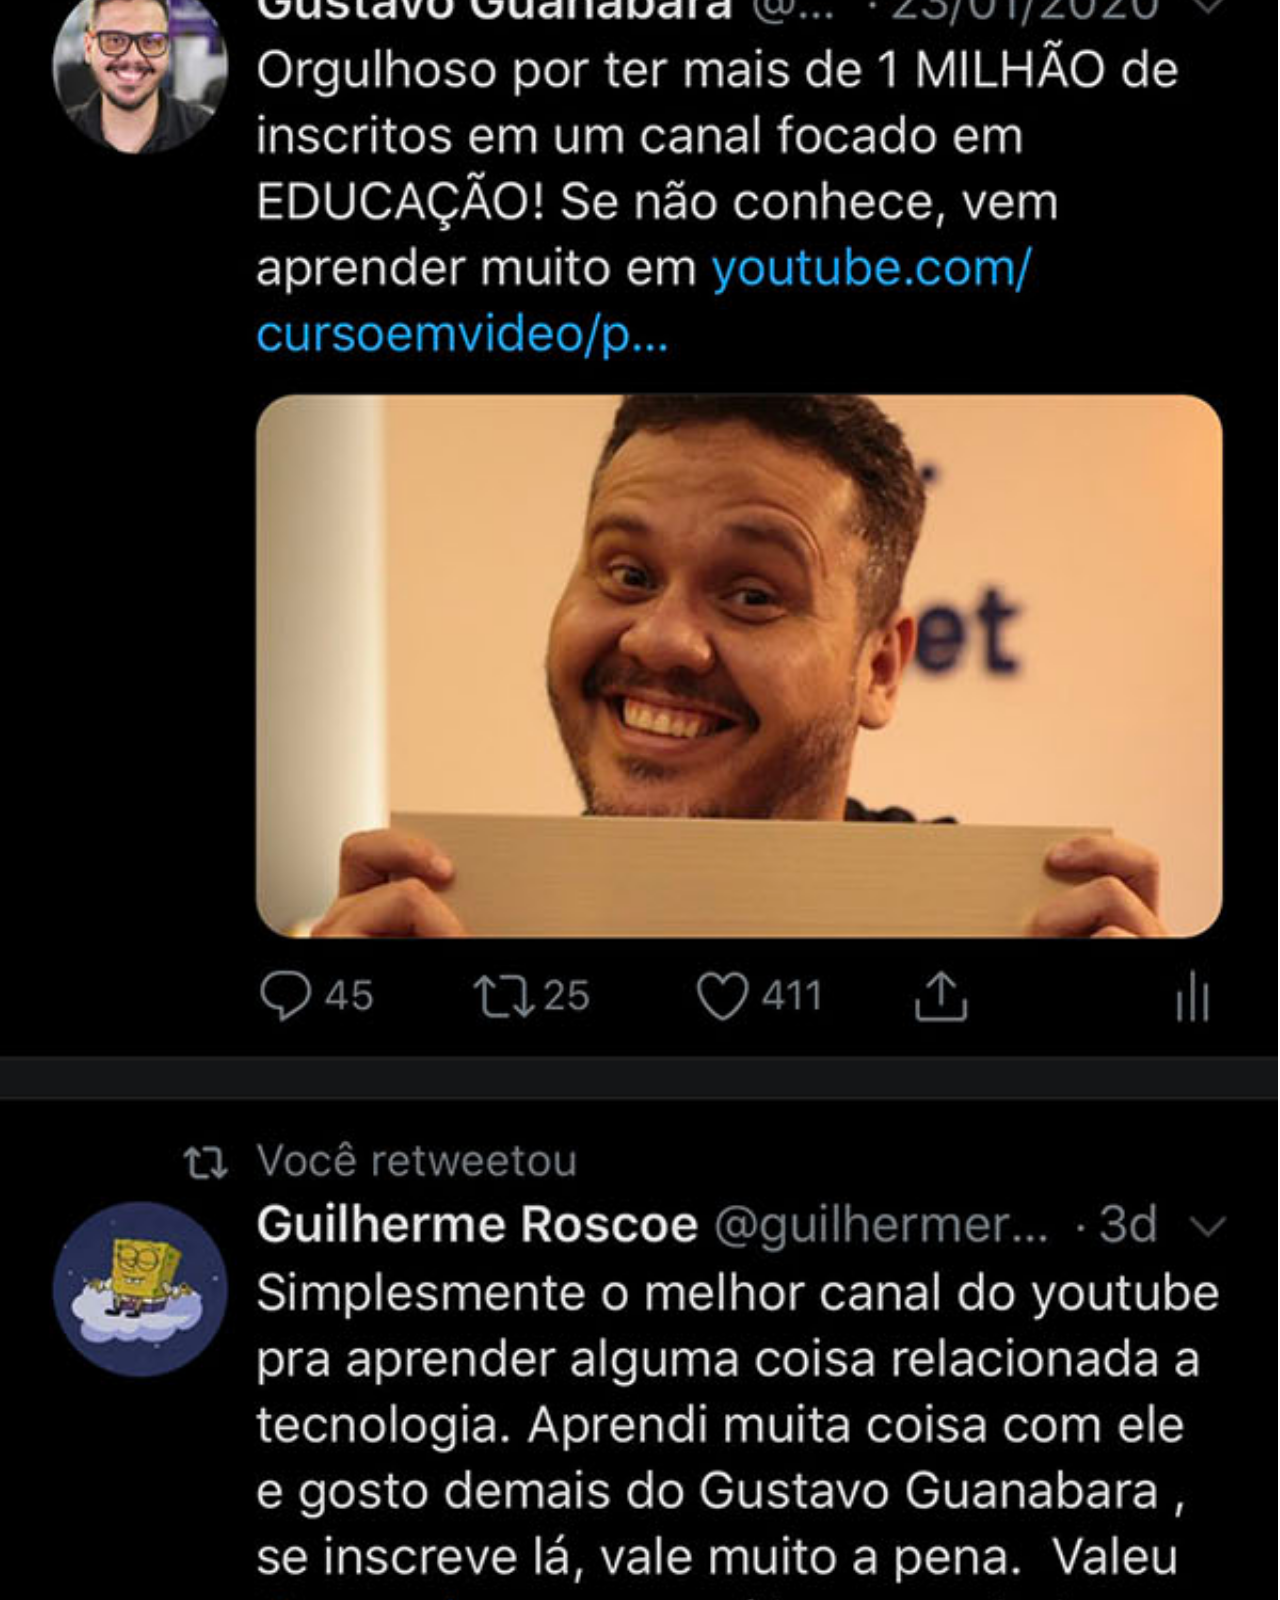
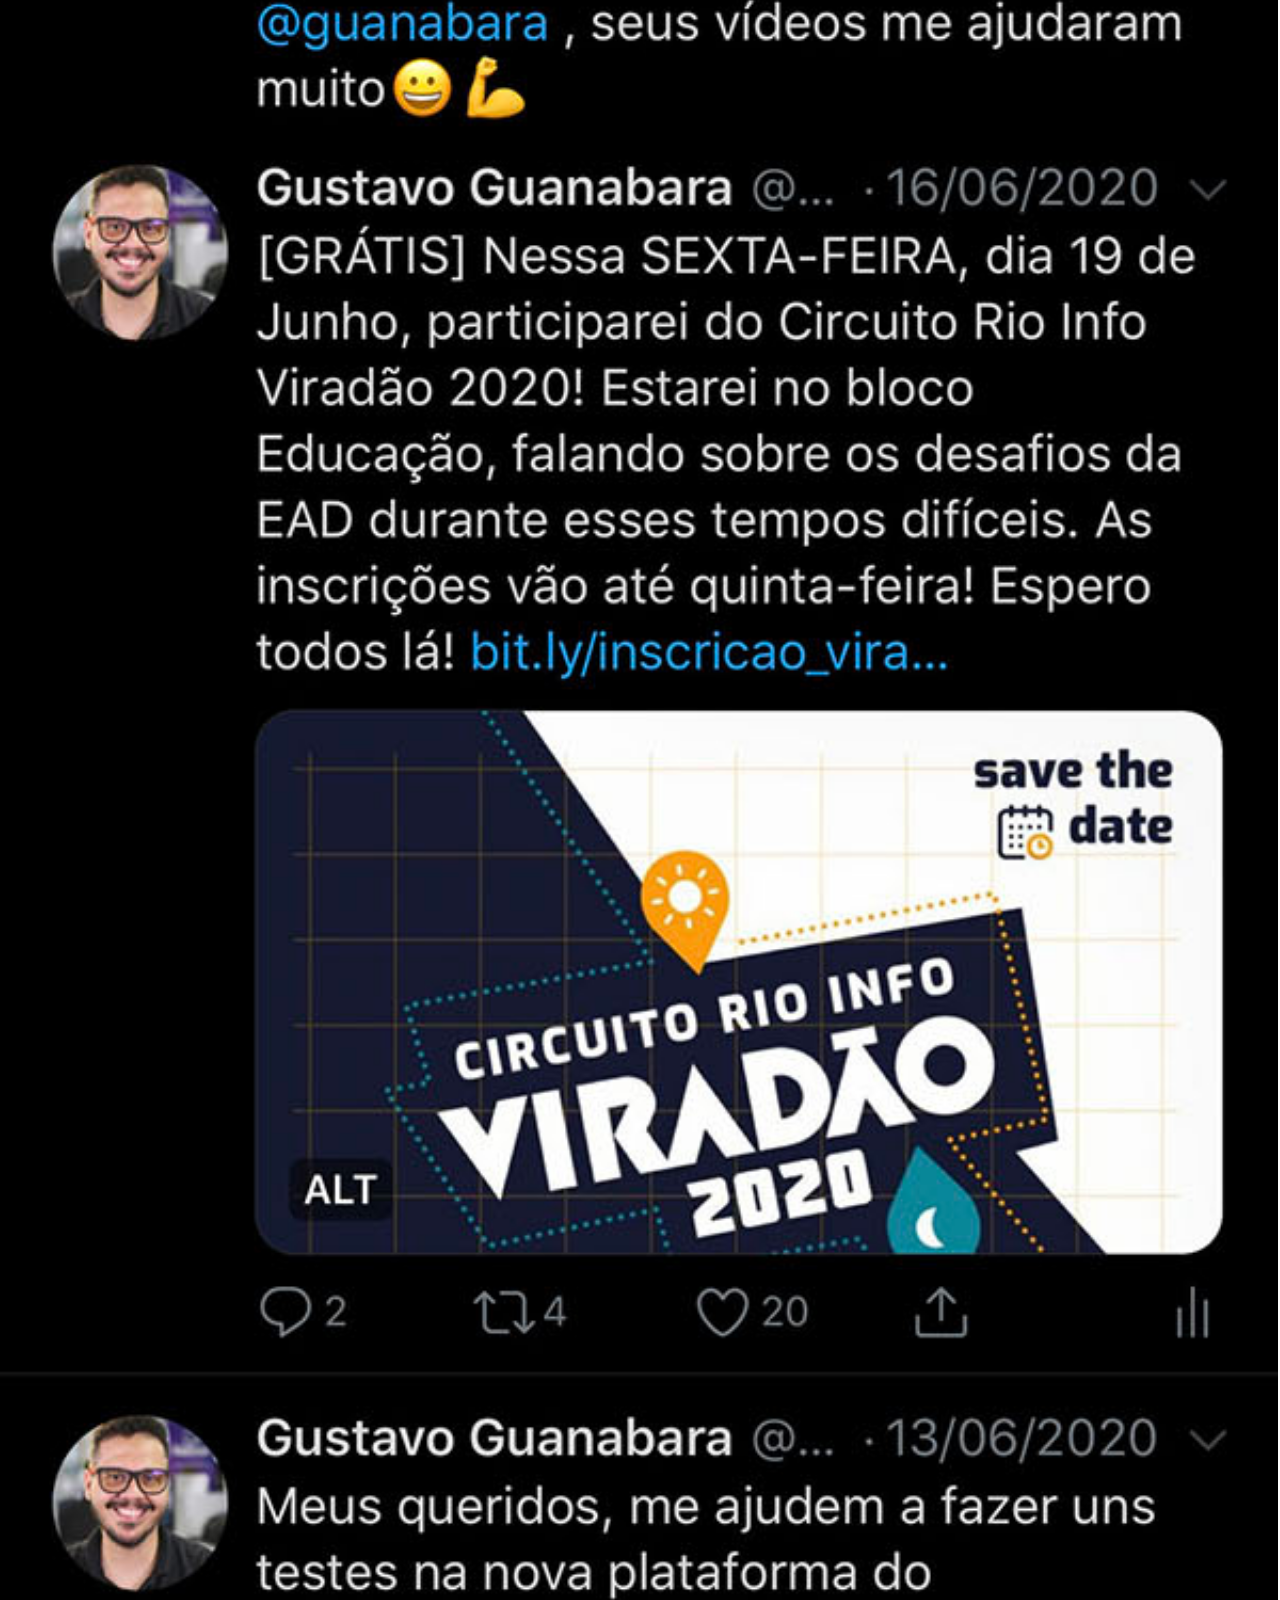
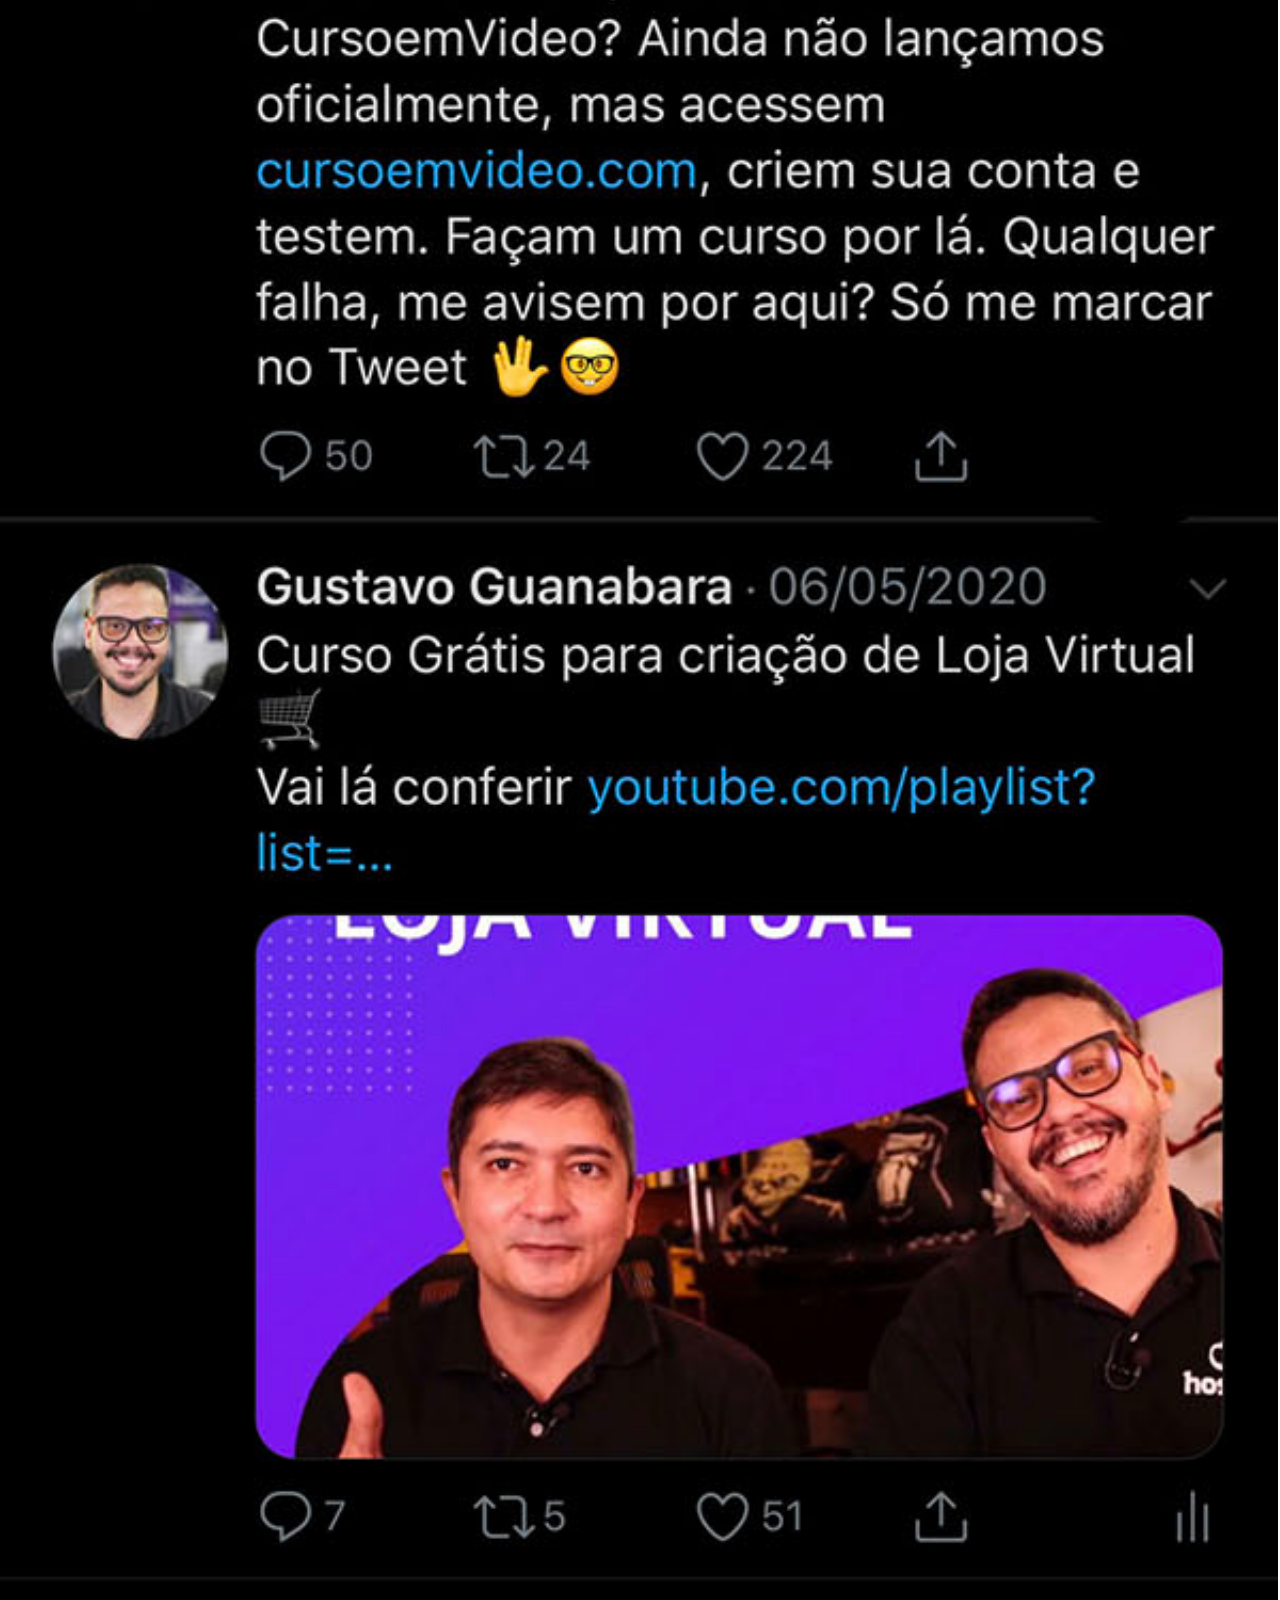
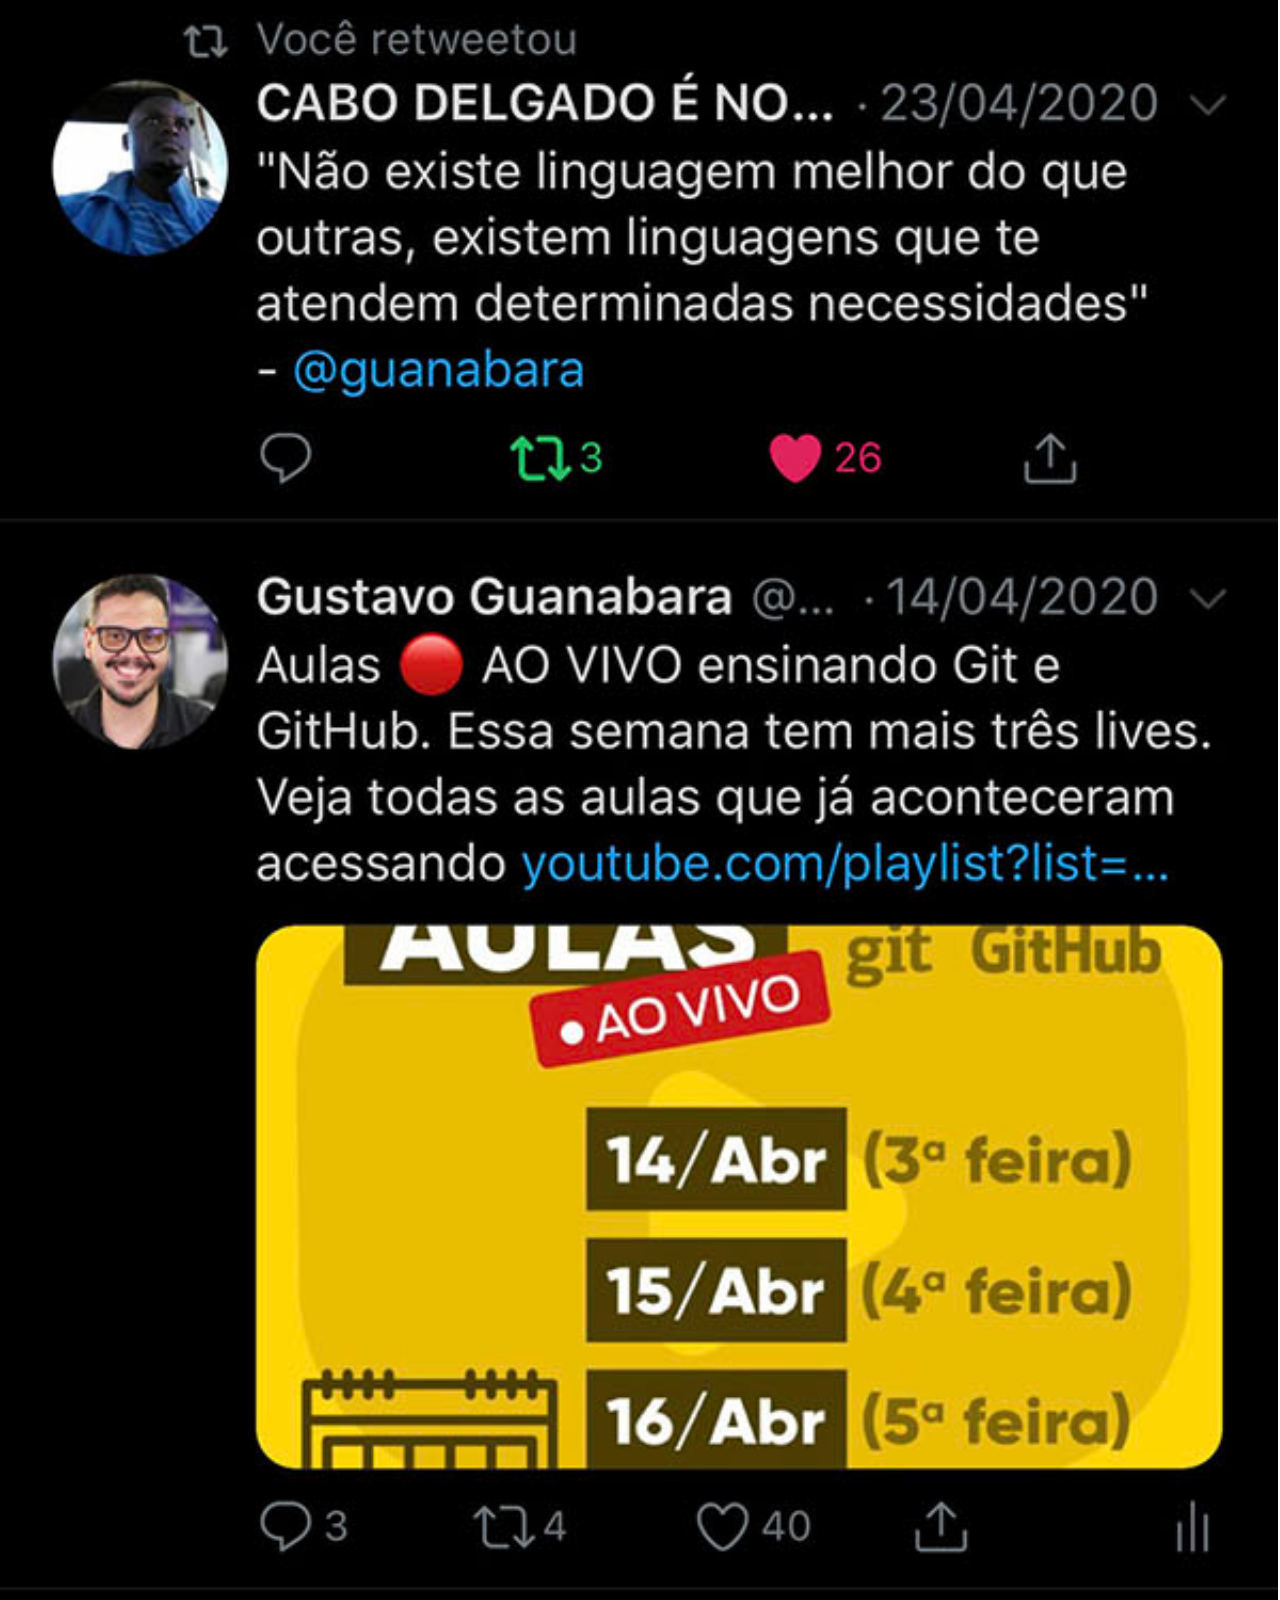
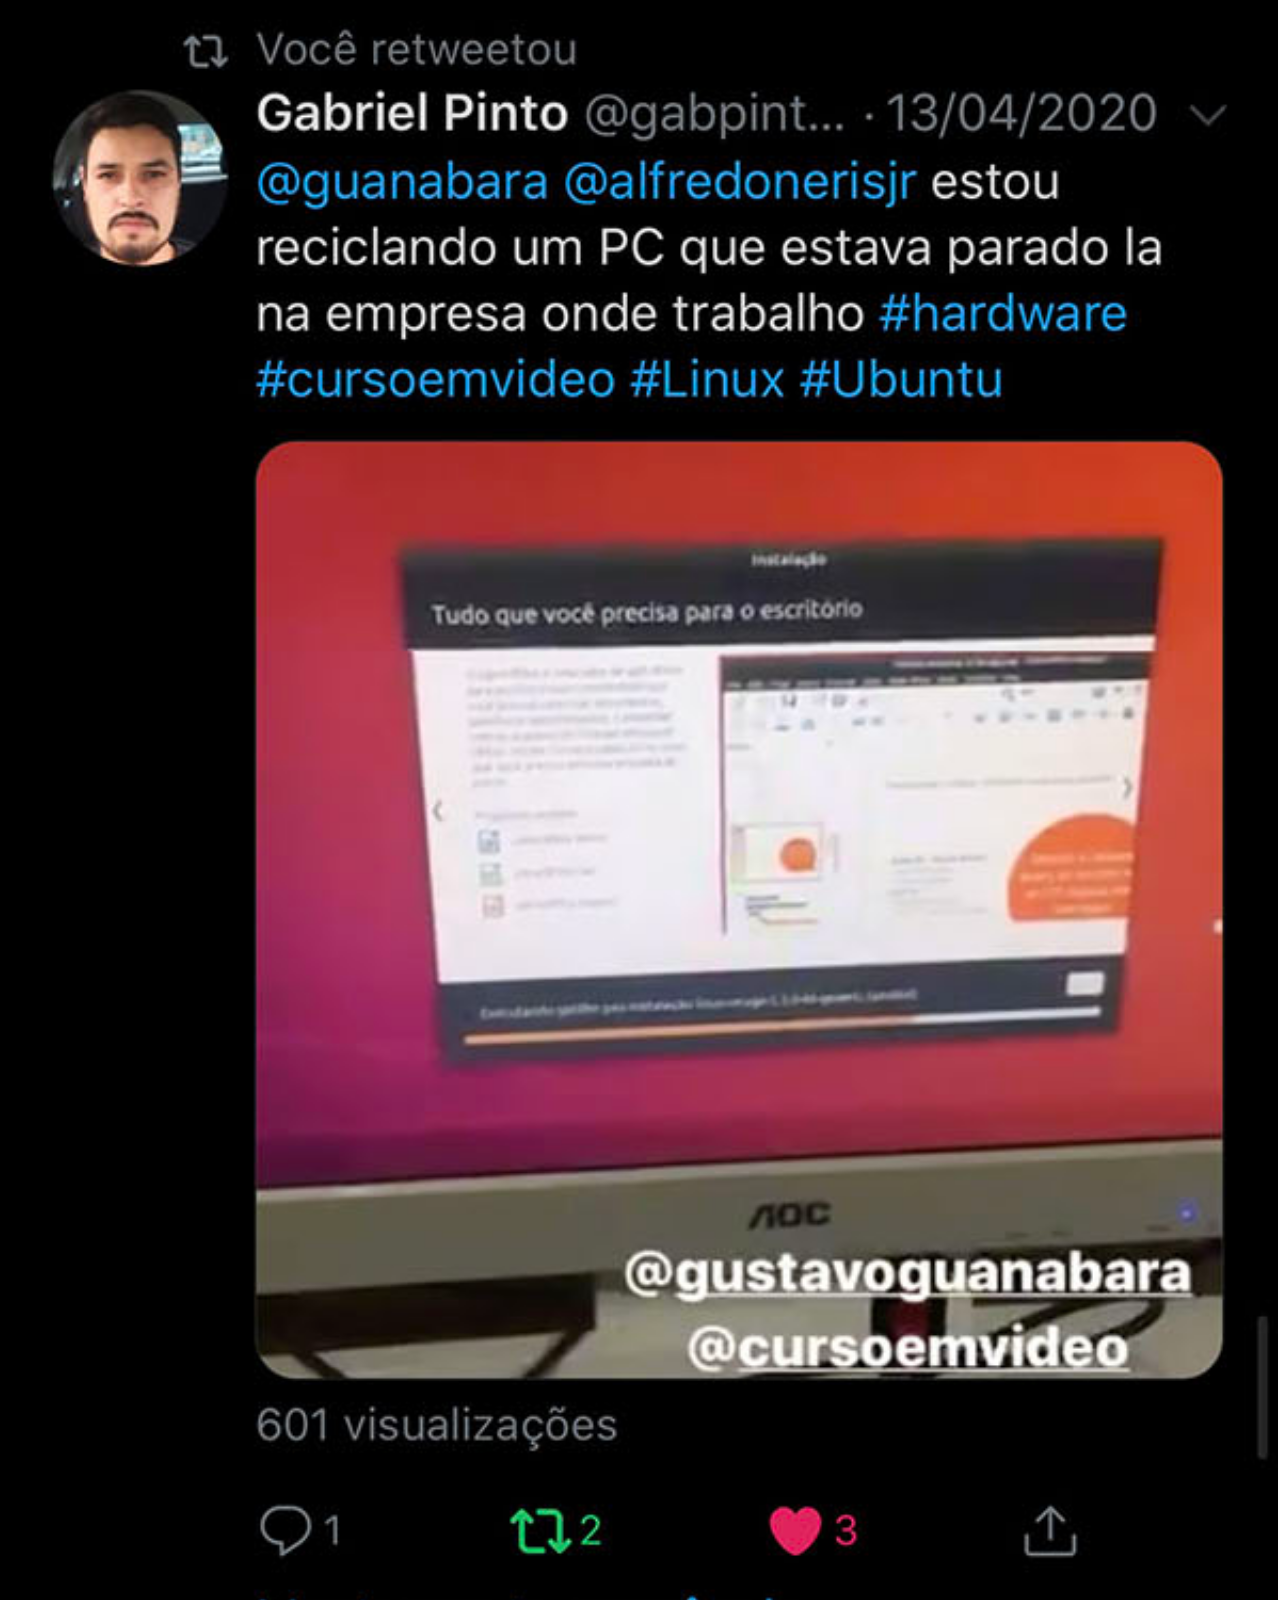
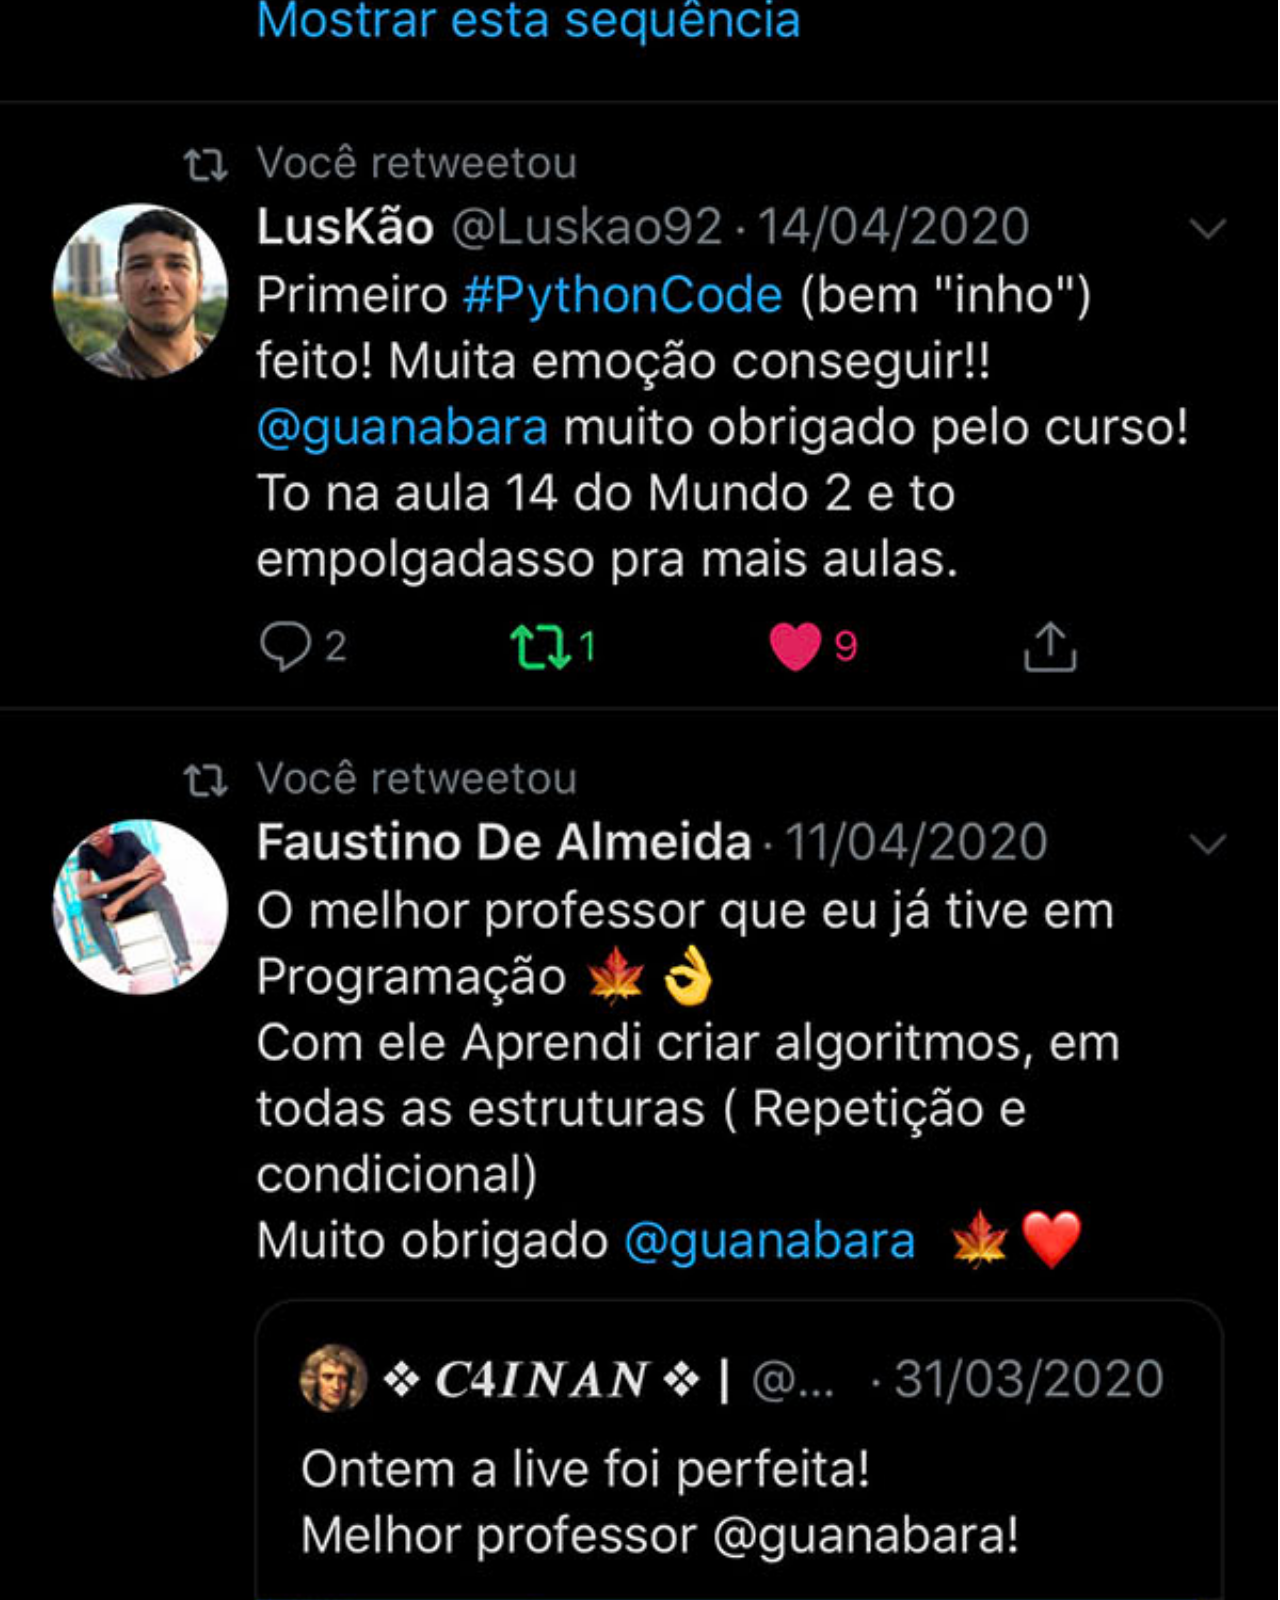
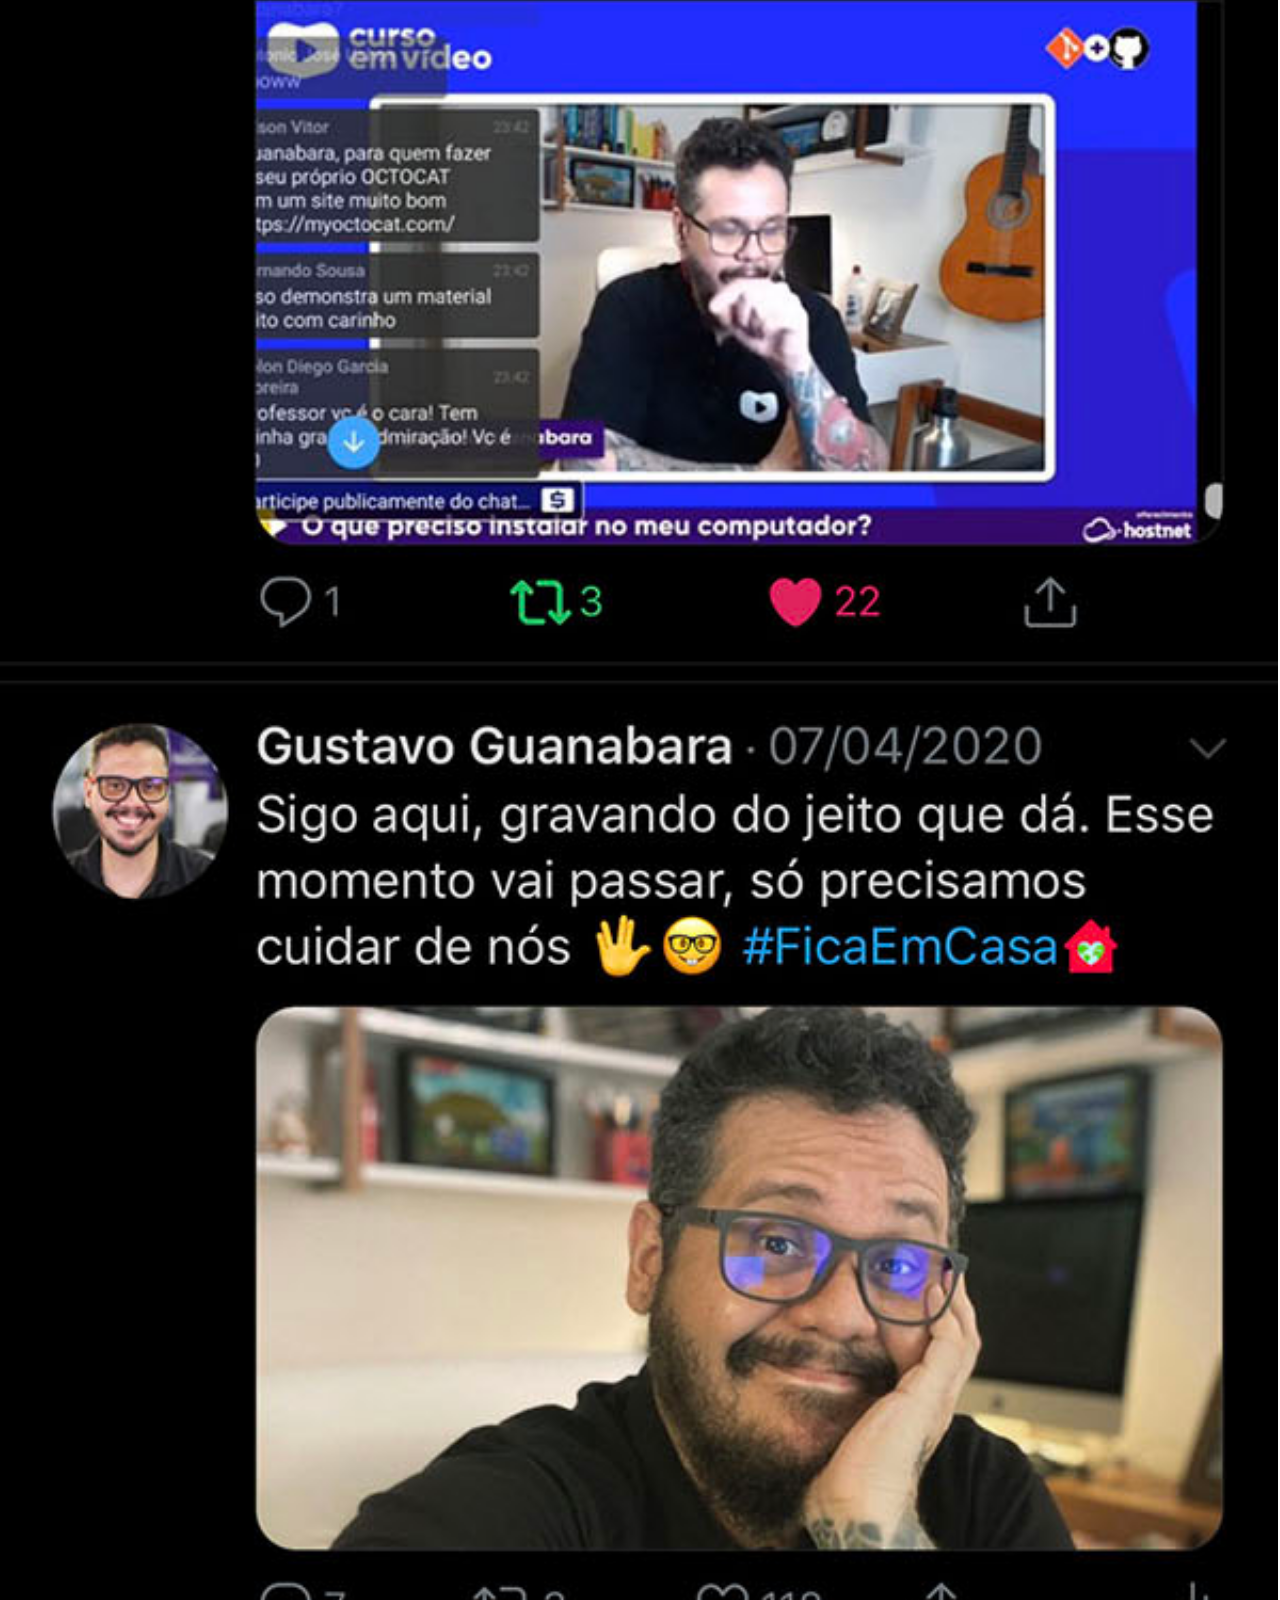
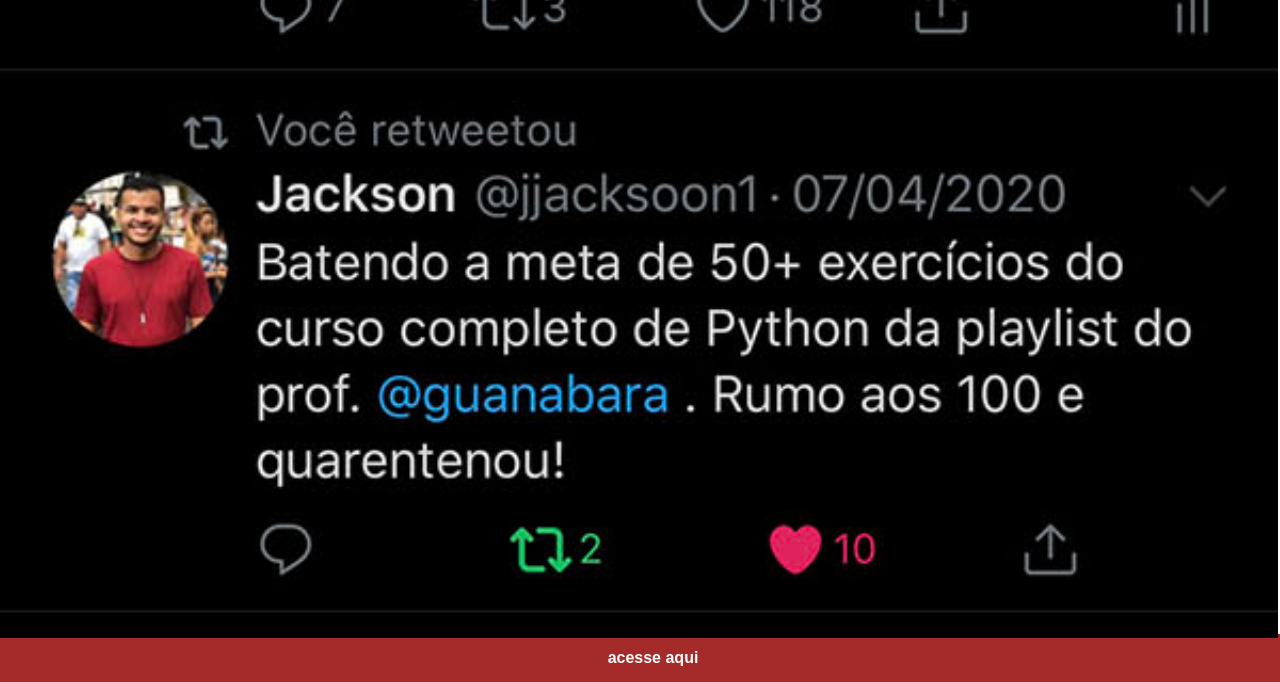
<file: telas/twitter.html>
<!DOCTYPE html>
<html lang="pt-br">
<head>
    <meta charset="UTF-8">
    <meta name="viewport" content="width=device-width, initial-scale=1.0">
    <link rel="stylesheet" href="../estilos/social.css">
    <title>Twitter</title>
</head>
<body>
    <img src="../imagens/tela-twitter.jpg" alt="">
    <a href="https://x.com/cursosemvideo" target="_blank"> acesse aqui</a>
</body>
</html>
</file>
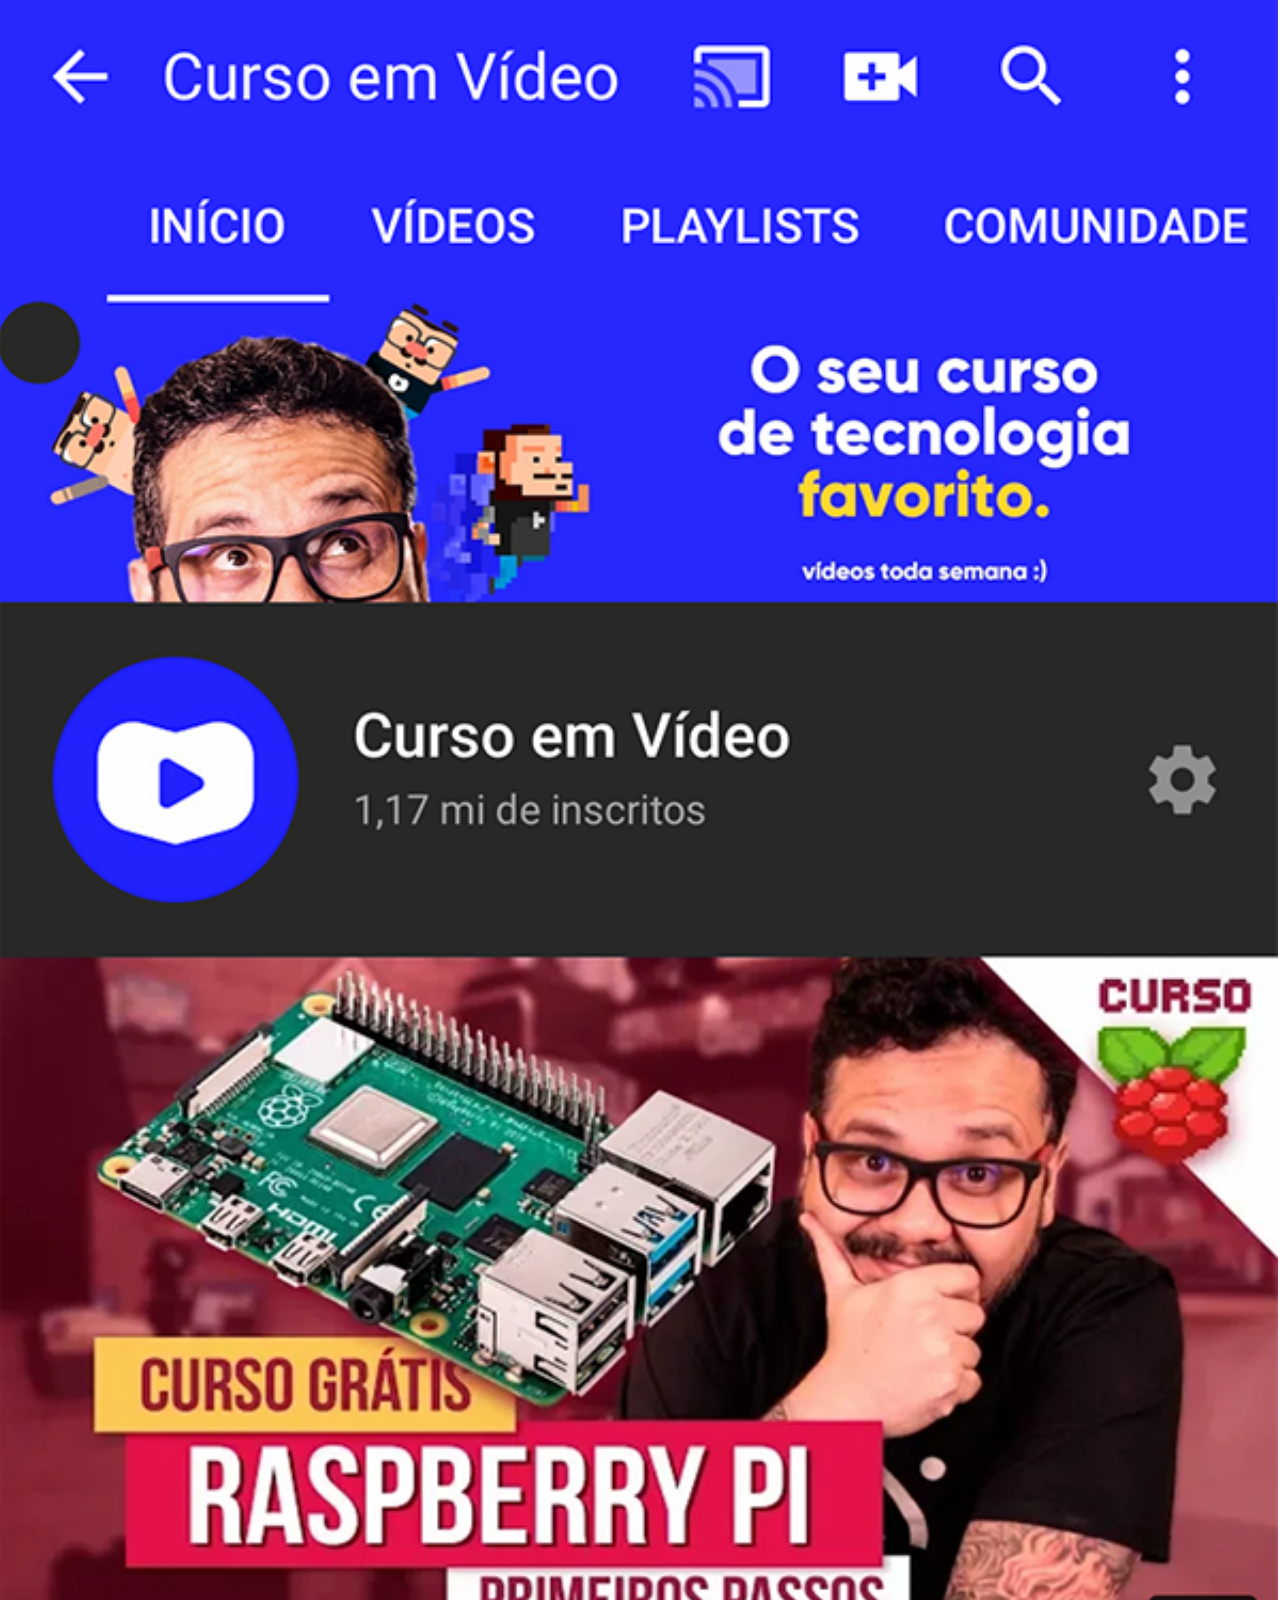
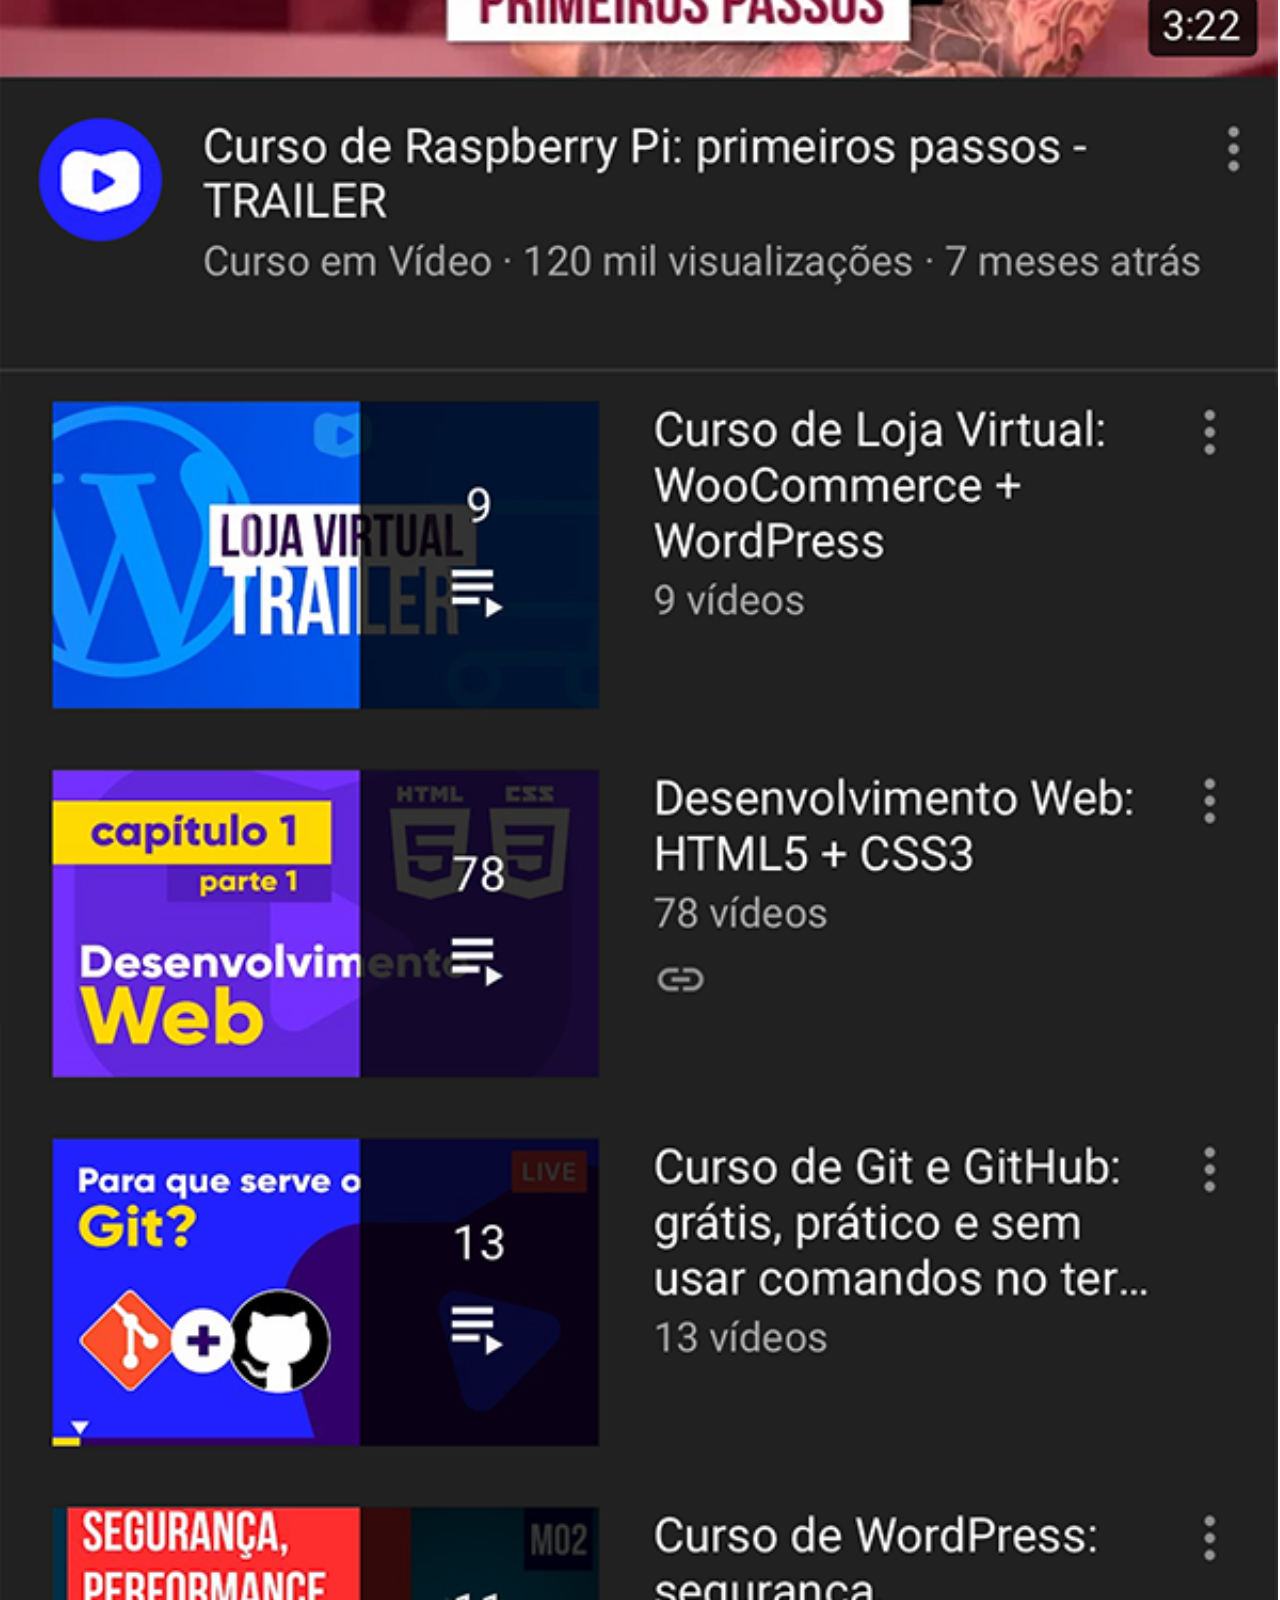
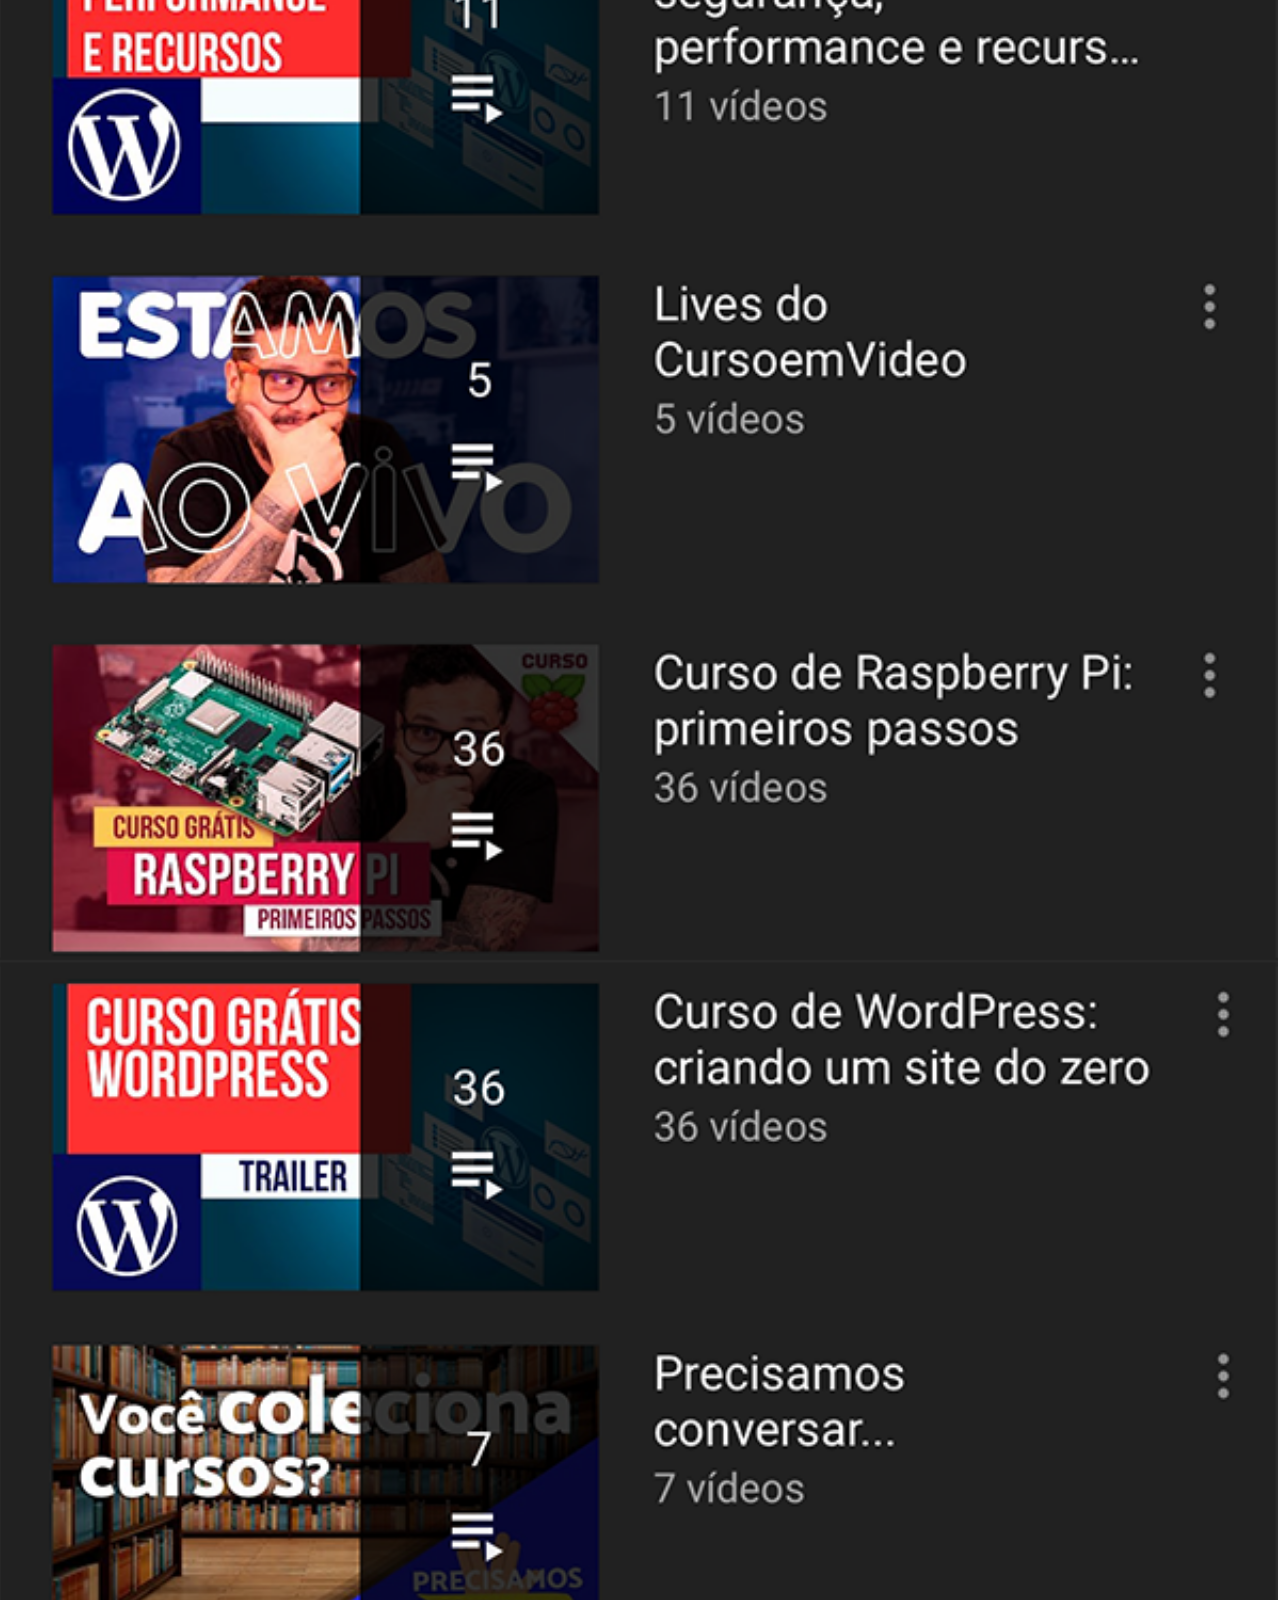
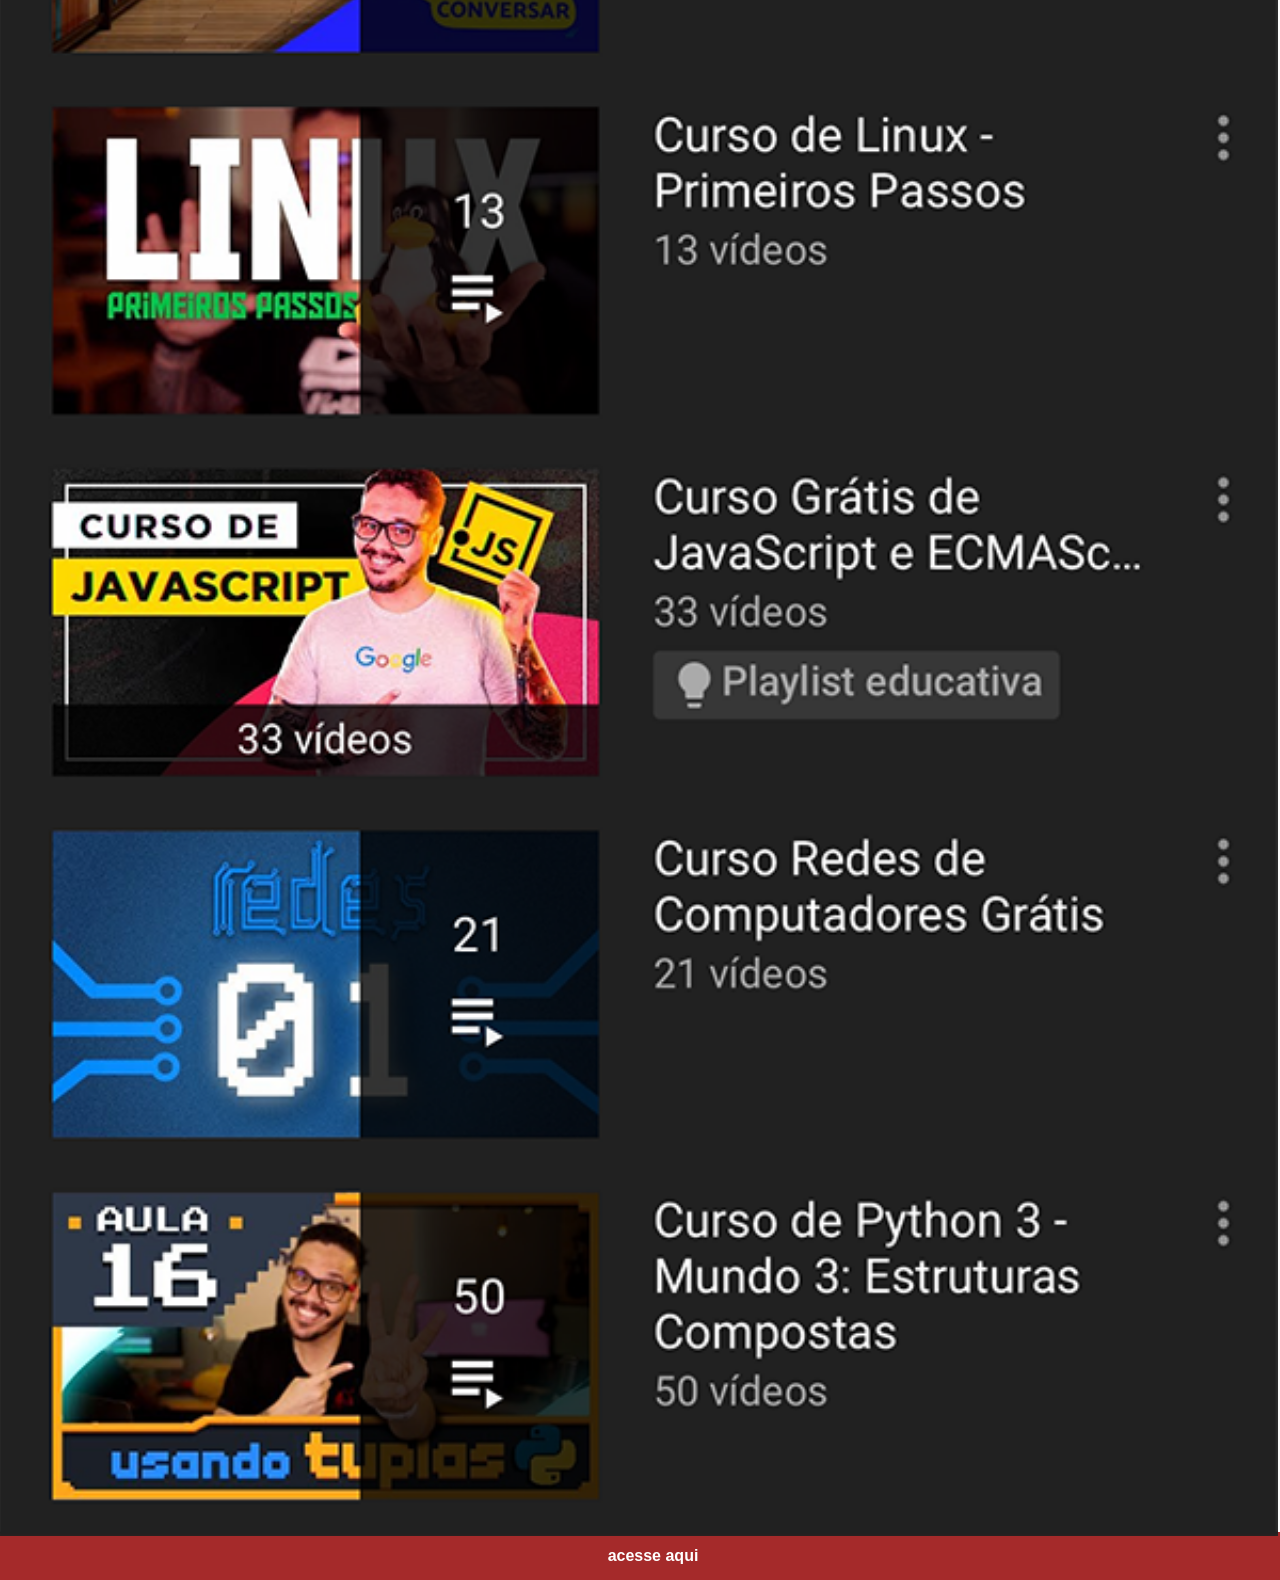
<file: telas/youtube.html>
<!DOCTYPE html>
<html lang="pt-br">
<head>
    <meta charset="UTF-8">
    <meta name="viewport" content="width=device-width, initial-scale=1.0">
    <link rel="stylesheet" href="../estilos/social.css">
    <title>Youtube</title>
</head>
<body>
    <img src="../imagens/tela-youtube.png" alt="">
    <a href="https://www.youtube.com/@cursoemvideo/playlists" target="_blank"> acesse aqui</a>
</body>
</html>
</file>
<file: estilos/style.css>
@charset "UTF-8";

*{
    padding: 0px;
    margin: 0px;
    font-family: Arial, Helvetica, sans-serif;
}

html, body{
    width: 100vw;
    height: 100vh;
    background-color: rgba(136, 101, 54, 0.596);
}

main{
    position: relative;
    height: 100vh;
    background: url(../imagens/fundo-madeira.jpg)  center center no-repeat fixed;
}

#phone{
    position: absolute;
    background: url(../imagens/frame-iphone.png) center center no-repeat;
    width: 311px;
    height: 627px;

    left: 50%;
    top: 50%;
    transform: translate(-50%, -50%);
}

#screen{
    position: absolute;
    width: 268px;
    height: 471.5px;

    left: 7%;
    top: 12.83%;
}

iframe{
    border: 0px;
}

.logo{
    width: 5%;
    border-radius: 50%;
    box-shadow: 1px 1px 4px rgba(0, 0, 0, 0.404);
    margin-right: 10px;
    box-sizing: border-box;
    min-width: 40px;
    max-width: 50px;
}

.logo:hover{
    border: 2px solid rgba(255, 255, 255, 0.356);
    transform: translate(-3px, -3px);
    box-shadow: 2px 2px 8px rgba(0, 0, 0, 0.555);
    transition: transform .2s, border .2s, box-shadow .2s;
}

#social{
    white-space: pre-line;
    text-align: right;
    margin-right: 0px;
}
</file>
<file: estilos/social.css>
@charset "UTF-8";

*{
    padding: 0px;
    width: 0px;
    font-family: Arial, Helvetica, sans-serif;
}

::-webkit-scrollbar{
    width: 0px;
    height: 0px;
}

img{
    width: 100vw;
    margin: -10px;
}

a{
    width: 100vw;
    display: block;
    background-color: brown;
    color: white;
    text-align: center;
    padding: 15px;
    font-weight: bolder;
    text-decoration: none;
    margin: 2px 0px -8px -10px;
}
</file>
